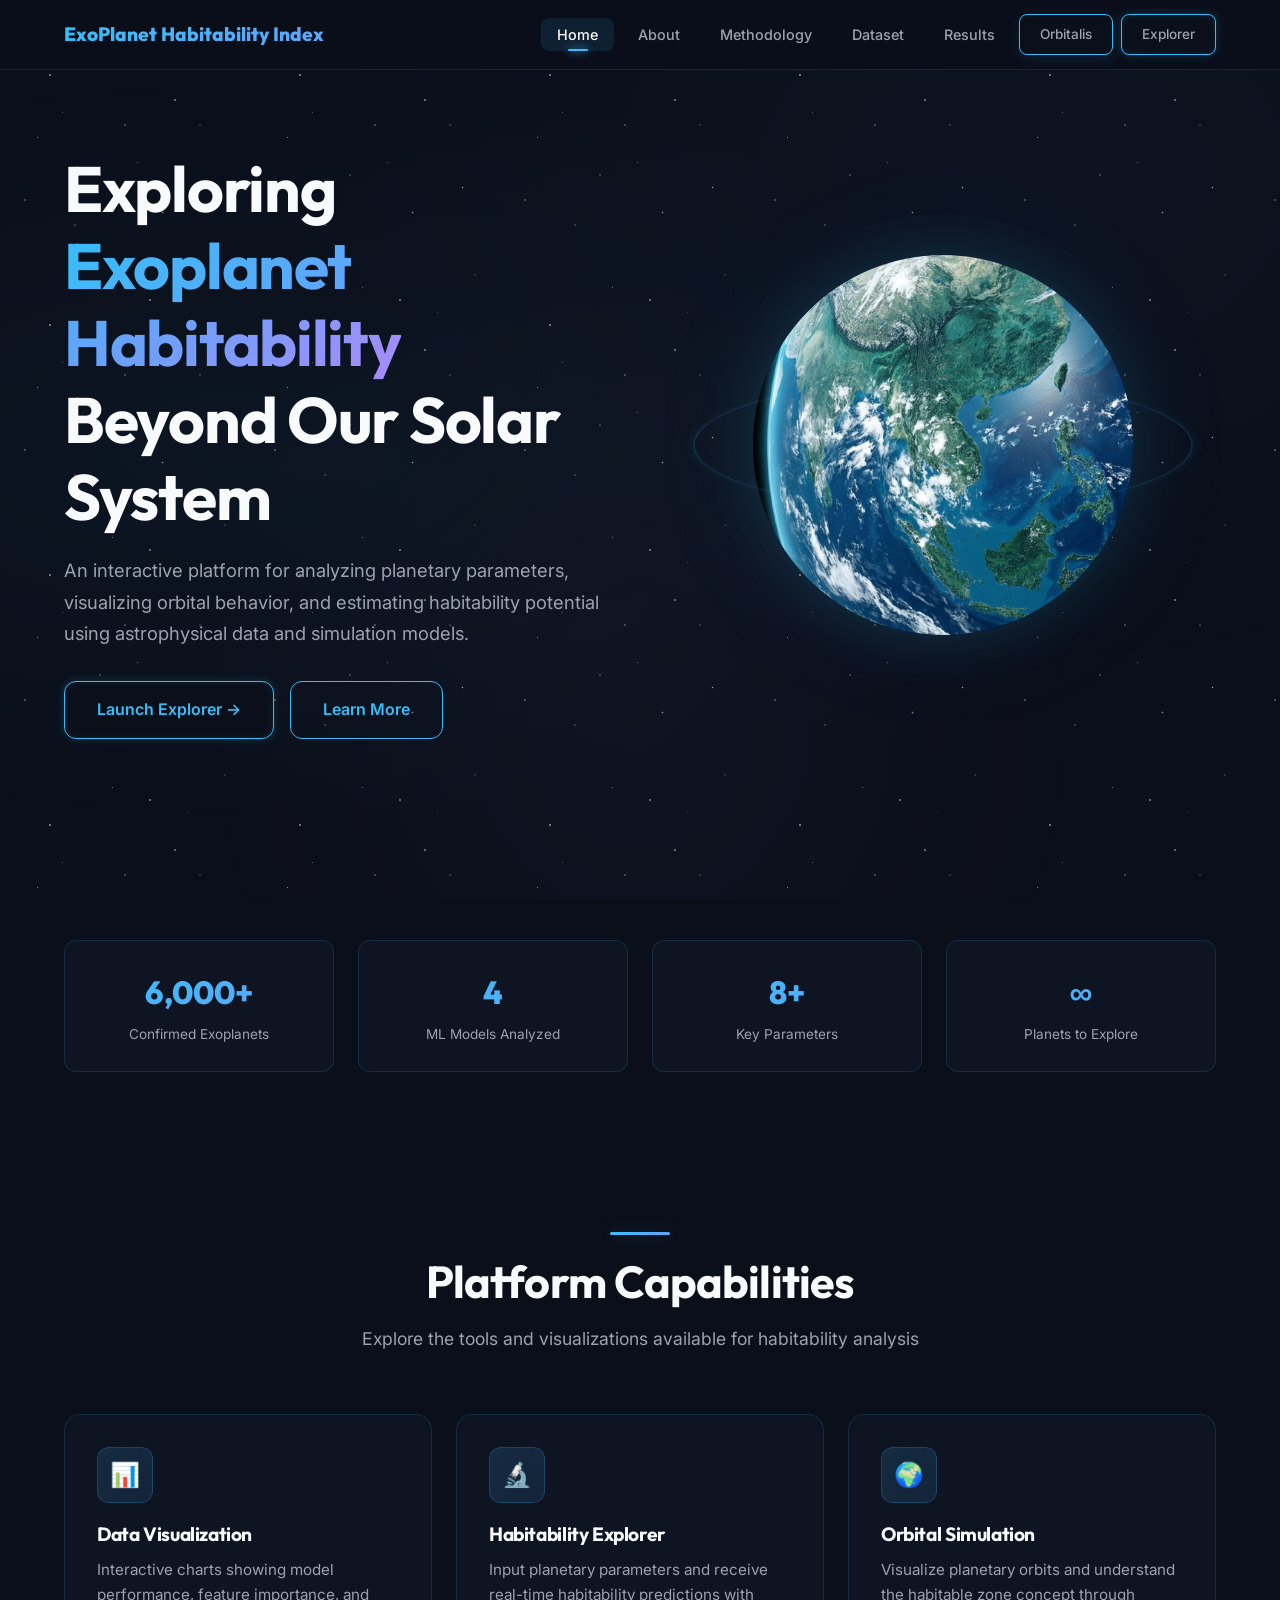
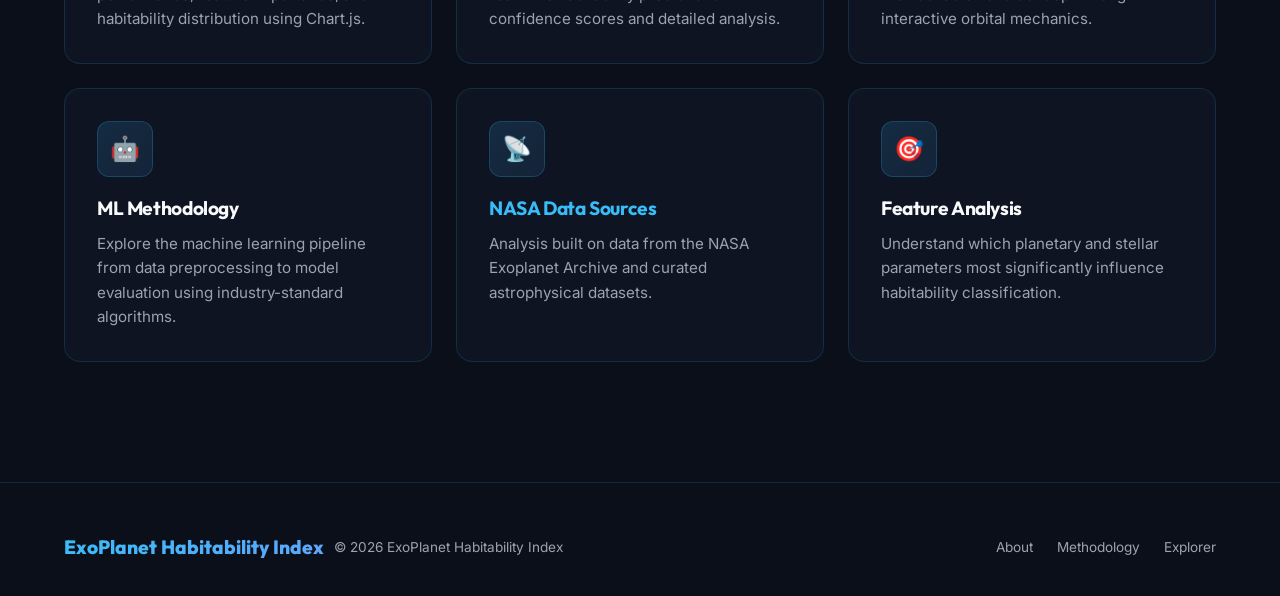
<file: index.html>
<!DOCTYPE html>
<html lang="en">
<head>
  <meta charset="UTF-8">
  <meta name="viewport" content="width=device-width, initial-scale=1.0">
  <meta name="description" content="ExoPlanet Habitability Index. An interactive web platform for exploring exoplanet habitability using planetary and stellar parameters.">
  <title>ExoPlanet Habitability Index</title>
  <link rel="stylesheet" href="css/style.css">
</head>
<body>

  <!-- Navigation -->
  <nav class="navbar" id="navbar">
    <div class="nav-container">
      <a href="index.html" class="nav-logo">
    <!-- No logo-icon here -->
        <span>ExoPlanet Habitability Index</span>
      </a>
      <ul class="nav-links" id="navLinks">
        <li><a href="index.html" class="active">Home</a></li>
        <li><a href="about.html">About</a></li>
        <li><a href="methodology.html">Methodology</a></li>
        <li><a href="dataset.html">Dataset</a></li>
        <li><a href="results.html">Results</a></li>
        <li><a href="orbitalis.html" class="btn btn-orbitalis" style="padding:8px 20px; font-size:0.85rem;">Orbitalis</a></li>
        <li><a href="explorer.html" class="btn btn-primary" style="padding:8px 20px; font-size:0.85rem;">Explorer</a></li>
      </ul>
      <button class="nav-toggle" id="navToggle" aria-label="Toggle navigation">
        <span></span><span></span><span></span>
      </button>
    </div>
  </nav>

  <!-- Hero Section -->
  <section class="hero">
    <div class="container">
      <div class="hero-content">
        <div class="hero-text">
          <!-- Removed research visualization badge -->
          <h1>Exploring <span class="gradient-text">Exoplanet Habitability</span> Beyond Our Solar System</h1>
          <p>An interactive platform for analyzing planetary parameters, visualizing orbital behavior, and estimating habitability potential using astrophysical data and simulation models.</p>
          <div class="hero-buttons">
            <a href="explorer.html" class="btn btn-primary">Launch Explorer →</a>
            <a href="about.html" class="btn btn-secondary">Learn More</a>
          </div>
        </div>
        <div class="hero-planet">
          <div class="planet-wrapper">
            <div class="planet-glow"></div>
            <div class="planet">
              <img src="images/planet.png" alt="Exoplanet visualization">
            </div>
            <div class="planet-ring"></div>
          </div>
        </div>
      </div>
    </div>
  </section>

  <!-- Stats Bar -->
  <section style="padding: 0 0 80px;">
    <div class="container">
      <div class="stats-bar reveal">
        <div class="stat-item">
          <div class="stat-number">6,000+</div>
          <div class="stat-label">Confirmed Exoplanets</div>
        </div>
        <div class="stat-item">
          <div class="stat-number">4</div>
          <div class="stat-label">ML Models Analyzed</div>
        </div>
        <div class="stat-item">
          <div class="stat-number">8+</div>
          <div class="stat-label">Key Parameters</div>
        </div>
        <div class="stat-item">
          <div class="stat-number">∞</div>
          <div class="stat-label">Planets to Explore</div>
        </div>
      </div>
    </div>
  </section>

  <!-- Features Grid -->
  <section>
    <div class="container">
      <div class="section-header reveal">
        <div class="accent-line"></div>
        <h2>Platform Capabilities</h2>
        <p>Explore the tools and visualizations available for habitability analysis</p>
      </div>
      <div class="features-grid">
        <div class="card reveal">
          <div class="card-icon">📊</div>
          <h3>Data Visualization</h3>
          <p>Interactive charts showing model performance, feature importance, and habitability distribution using Chart.js.</p>
        </div>
        <div class="card reveal">
          <div class="card-icon">🔬</div>
          <h3>Habitability Explorer</h3>
          <p>Input planetary parameters and receive real-time habitability predictions with confidence scores and detailed analysis.</p>
        </div>
        <div class="card reveal">
          <div class="card-icon">🌍</div>
          <h3>Orbital Simulation</h3>
          <p>Visualize planetary orbits and understand the habitable zone concept through interactive orbital mechanics.</p>
        </div>
        <div class="card reveal">
          <div class="card-icon">🤖</div>
          <h3>ML Methodology</h3>
          <p>Explore the machine learning pipeline from data preprocessing to model evaluation using industry-standard algorithms.</p>
        </div>
        <div class="card reveal">
          <div class="card-icon">📡</div>
          <h3><a href="https://exoplanetarchive.ipac.caltech.edu/" target="_blank">NASA Data Sources</a></h3>
          <p>Analysis built on data from the NASA Exoplanet Archive and curated astrophysical datasets.</p>
        </div>
        <div class="card reveal">
          <div class="card-icon">🎯</div>
          <h3>Feature Analysis</h3>
          <p>Understand which planetary and stellar parameters most significantly influence habitability classification.</p>
        </div>
      </div>
    </div>
  </section>

  <!-- Footer -->
  <footer class="footer">
    <div class="container">
      <div class="footer-content">
        <div class="footer-left">
          <span class="footer-logo">ExoPlanet Habitability Index</span>
          <span class="footer-text">© 2026 ExoPlanet Habitability Index</span>
        </div>
        <div class="footer-links">
          <a href="about.html">About</a>
          <a href="methodology.html">Methodology</a>
          <a href="explorer.html">Explorer</a>
        </div>
      </div>
    </div>
  </footer>

  <script src="js/script.js"></script>
</body>
</html>
</file>
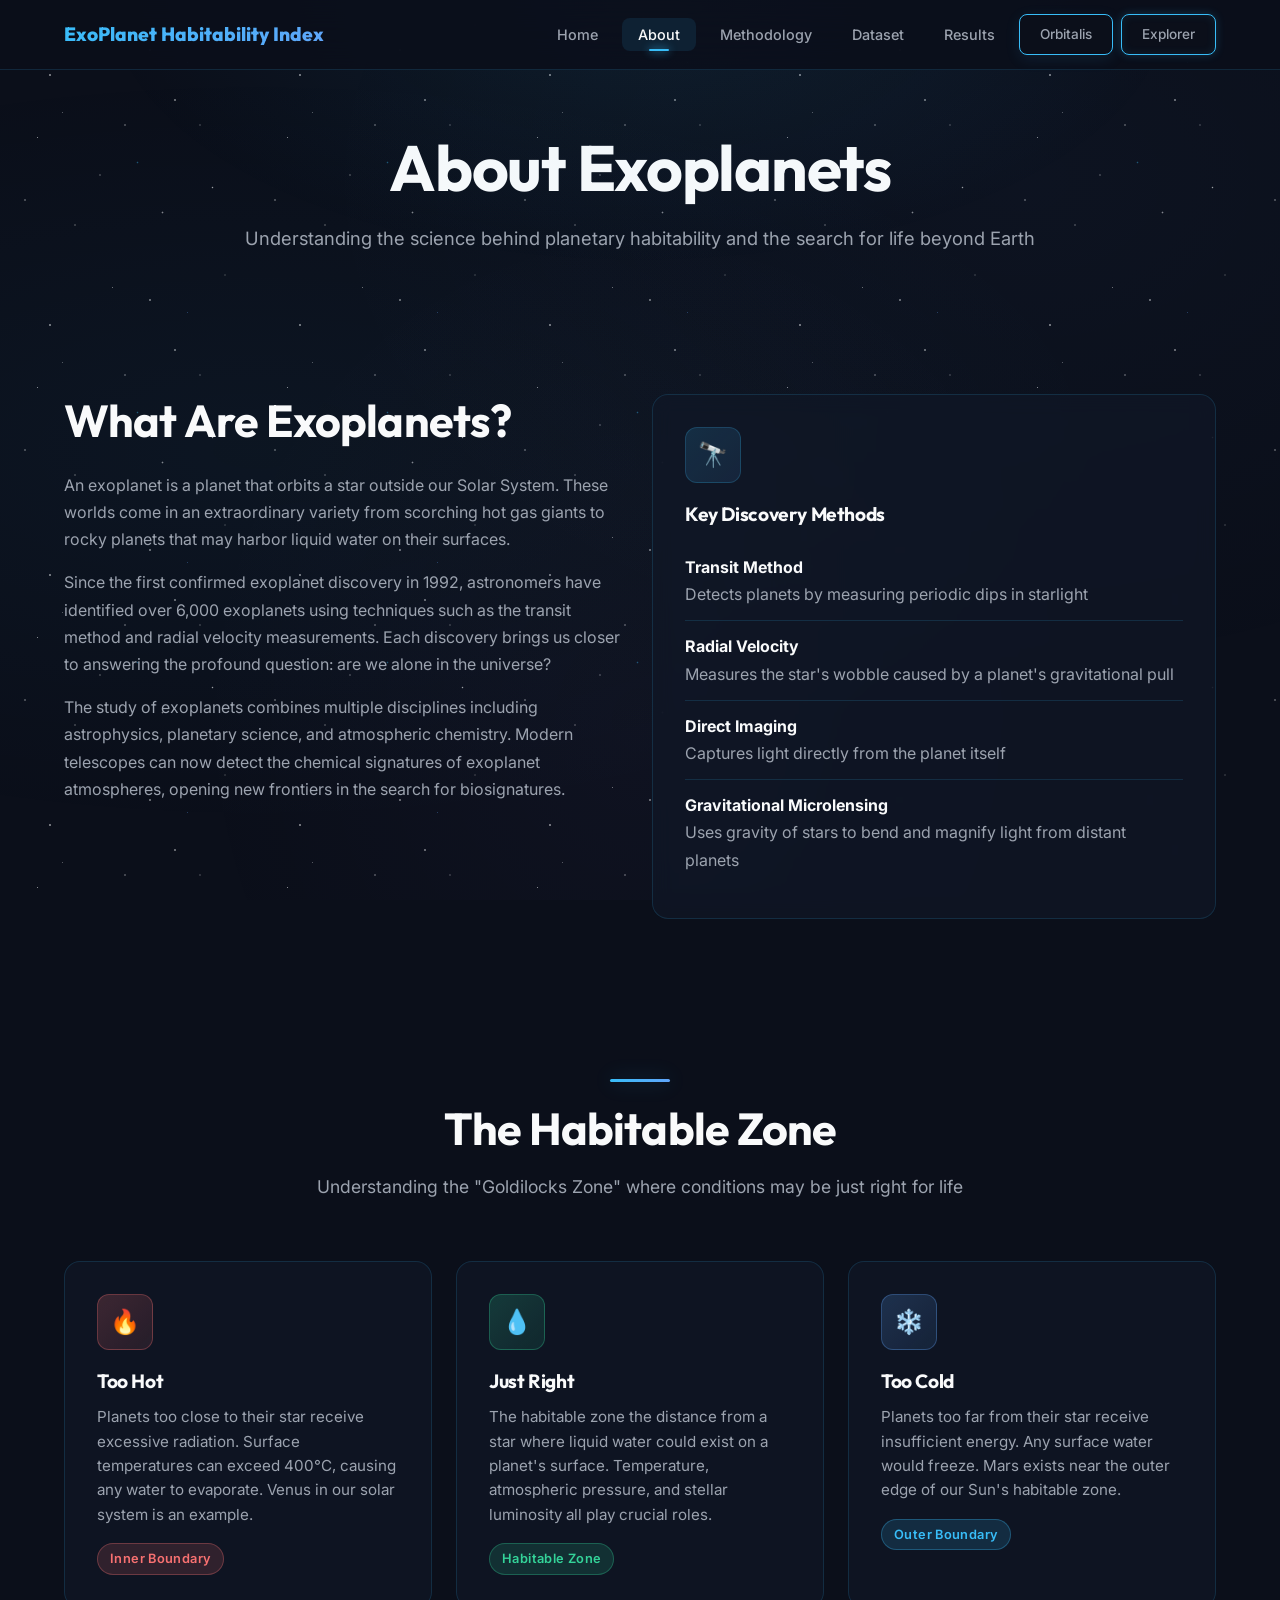
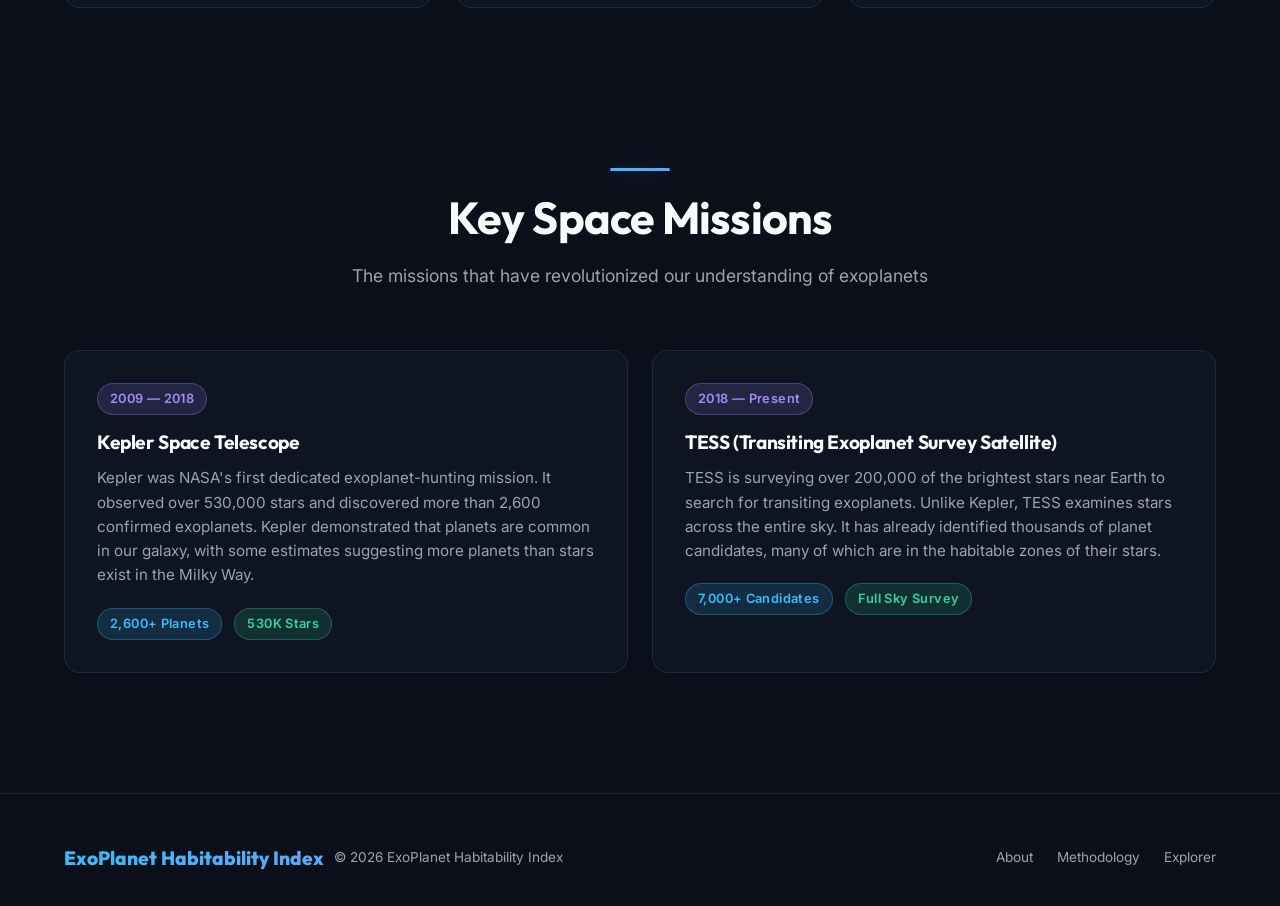
<file: about.html>
<!DOCTYPE html>
<html lang="en">

<head>
    <meta charset="UTF-8">
    <meta name="viewport" content="width=device-width, initial-scale=1.0">
    <meta name="description"
        content="Learn about exoplanets, the habitable zone concept, and major space missions like Kepler and TESS.">
    <title>About — ExoPlanet Habitability Index</title>
    <link rel="stylesheet" href="css/style.css">
</head>

<body>

    <!-- Navigation -->
    <nav class="navbar" id="navbar">
        <div class="nav-container">
            <a href="index.html" class="nav-logo">
                <!-- No logo-icon here -->
                <span>ExoPlanet Habitability Index</span>
            </a>
            <ul class="nav-links" id="navLinks">
                <li><a href="index.html">Home</a></li>
                <li><a href="about.html" class="active">About</a></li>
                <li><a href="methodology.html">Methodology</a></li>
                <li><a href="dataset.html">Dataset</a></li>
                <li><a href="results.html">Results</a></li>
                <li><a href="orbitalis.html" class="btn btn-orbitalis"
                        style="padding:8px 20px; font-size:0.85rem;">Orbitalis</a></li>
                <li><a href="explorer.html" class="btn btn-primary"
                        style="padding:8px 20px; font-size:0.85rem;">Explorer</a></li>
            </ul>
            <button class="nav-toggle" id="navToggle" aria-label="Toggle navigation">
                <span></span><span></span><span></span>
            </button>
        </div>
    </nav>

    <!-- Page Header -->
    <div class="page-header">
        <div class="container">
            <!-- Removed scientific background badge -->
            <h1>About Exoplanets</h1>
            <p>Understanding the science behind planetary habitability and the search for life beyond Earth</p>
        </div>
    </div>

    <!-- What Are Exoplanets -->
    <section>
        <div class="container">
            <div class="grid-2" style="align-items:start;">
                <div class="content-block reveal">
                    <h2>What Are Exoplanets?</h2>
                    <p>An exoplanet is a planet that orbits a star outside our Solar System. These worlds come in an
                        extraordinary variety from scorching hot gas giants to rocky planets that may harbor liquid
                        water on their surfaces.</p>
                    <p>Since the first confirmed exoplanet discovery in 1992, astronomers have identified over 6,000
                        exoplanets using techniques such as the transit method and radial velocity measurements. Each
                        discovery brings us closer to answering the profound question: are we alone in the universe?</p>
                    <p>The study of exoplanets combines multiple disciplines including astrophysics, planetary science,
                        and atmospheric chemistry. Modern telescopes can now detect the chemical signatures of exoplanet
                        atmospheres, opening new frontiers in the search for biosignatures.</p>
                </div>
                <div class="card reveal" style="align-self:start;">
                    <div class="card-icon">🔭</div>
                    <h3>Key Discovery Methods</h3>
                    <ul style="list-style:none; padding:0; margin-top:16px;">
                        <li
                            style="padding:12px 0; border-bottom:1px solid var(--card-border); color:var(--text-muted);">
                            <strong style="color:var(--text-white);">Transit Method</strong><br>
                            Detects planets by measuring periodic dips in starlight
                        </li>
                        <li
                            style="padding:12px 0; border-bottom:1px solid var(--card-border); color:var(--text-muted);">
                            <strong style="color:var(--text-white);">Radial Velocity</strong><br>
                            Measures the star's wobble caused by a planet's gravitational pull
                        </li>
                        <li
                            style="padding:12px 0; border-bottom:1px solid var(--card-border); color:var(--text-muted);">
                            <strong style="color:var(--text-white);">Direct Imaging</strong><br>
                            Captures light directly from the planet itself
                        </li>
                        <li style="padding:12px 0; color:var(--text-muted);">
                            <strong style="color:var(--text-white);">Gravitational Microlensing</strong><br>
                            Uses gravity of stars to bend and magnify light from distant planets
                        </li>
                    </ul>
                </div>
            </div>
        </div>
    </section>

    <!-- Habitable Zone -->
    <section>
        <div class="container">
            <div class="section-header reveal">
                <div class="accent-line"></div>
                <h2>The Habitable Zone</h2>
                <p>Understanding the "Goldilocks Zone" where conditions may be just right for life</p>
            </div>
            <div class="grid-3">
                <div class="card reveal">
                    <div class="card-icon"
                        style="background:linear-gradient(135deg, rgba(248,113,113,0.2), rgba(248,113,113,0.1)); border-color:rgba(248,113,113,0.3);">
                        🔥</div>
                    <h3>Too Hot</h3>
                    <p>Planets too close to their star receive excessive radiation. Surface temperatures can exceed
                        400°C, causing any water to evaporate. Venus in our solar system is an example.</p>
                    <div class="badge badge-red" style="margin-top:16px;">Inner Boundary</div>
                </div>
                <div class="card reveal">
                    <div class="card-icon"
                        style="background:linear-gradient(135deg, rgba(52,211,153,0.2), rgba(52,211,153,0.1)); border-color:rgba(52,211,153,0.3);">
                        💧</div>
                    <h3>Just Right</h3>
                    <p>The habitable zone the distance from a star where liquid water could exist on a planet's
                        surface. Temperature, atmospheric pressure, and stellar luminosity all play crucial roles.</p>
                    <div class="badge badge-green" style="margin-top:16px;">Habitable Zone</div>
                </div>
                <div class="card reveal">
                    <div class="card-icon"
                        style="background:linear-gradient(135deg, rgba(96,165,250,0.2), rgba(96,165,250,0.1)); border-color:rgba(96,165,250,0.3);">
                        ❄️</div>
                    <h3>Too Cold</h3>
                    <p>Planets too far from their star receive insufficient energy. Any surface water would freeze. Mars
                        exists near the outer edge of our Sun's habitable zone.</p>
                    <div class="badge badge-cyan" style="margin-top:16px;">Outer Boundary</div>
                </div>
            </div>
        </div>
    </section>

    <!-- Space Missions -->
    <section>
        <div class="container">
            <div class="section-header reveal">
                <div class="accent-line"></div>
                <h2>Key Space Missions</h2>
                <p>The missions that have revolutionized our understanding of exoplanets</p>
            </div>
            <div class="grid-2">
                <div class="card reveal">
                    <div class="badge badge-purple" style="margin-bottom:16px;">2009 — 2018</div>
                    <h3>Kepler Space Telescope</h3>
                    <p>Kepler was NASA's first dedicated exoplanet-hunting mission. It observed over 530,000 stars and
                        discovered more than 2,600 confirmed exoplanets. Kepler demonstrated that planets are common in
                        our galaxy, with some estimates suggesting more planets than stars exist in the Milky Way.</p>
                    <div style="margin-top:20px; display:flex; gap:12px; flex-wrap:wrap;">
                        <div class="badge badge-cyan">2,600+ Planets</div>
                        <div class="badge badge-green">530K Stars</div>
                    </div>
                </div>
                <div class="card reveal">
                    <div class="badge badge-purple" style="margin-bottom:16px;">2018 — Present</div>
                    <h3>TESS (Transiting Exoplanet Survey Satellite)</h3>
                    <p>TESS is surveying over 200,000 of the brightest stars near Earth to search for transiting
                        exoplanets. Unlike Kepler, TESS examines stars across the entire sky. It has already identified
                        thousands of planet candidates, many of which are in the habitable zones of their stars.</p>
                    <div style="margin-top:20px; display:flex; gap:12px; flex-wrap:wrap;">
                        <div class="badge badge-cyan">7,000+ Candidates</div>
                        <div class="badge badge-green">Full Sky Survey</div>
                    </div>
                </div>
            </div>
        </div>
    </section>

    <!-- Footer -->
    <footer class="footer">
        <div class="container">
            <div class="footer-content">
                <div class="footer-left">
                    <span class="footer-logo">ExoPlanet Habitability Index</span>
                    <span class="footer-text">© 2026 ExoPlanet Habitability Index</span>
                </div>
                <div class="footer-links">
                    <a href="about.html">About</a>
                    <a href="methodology.html">Methodology</a>
                    <a href="explorer.html">Explorer</a>
                </div>
            </div>
        </div>
    </footer>

    <script src="js/script.js"></script>
</body>

</html>
</file>
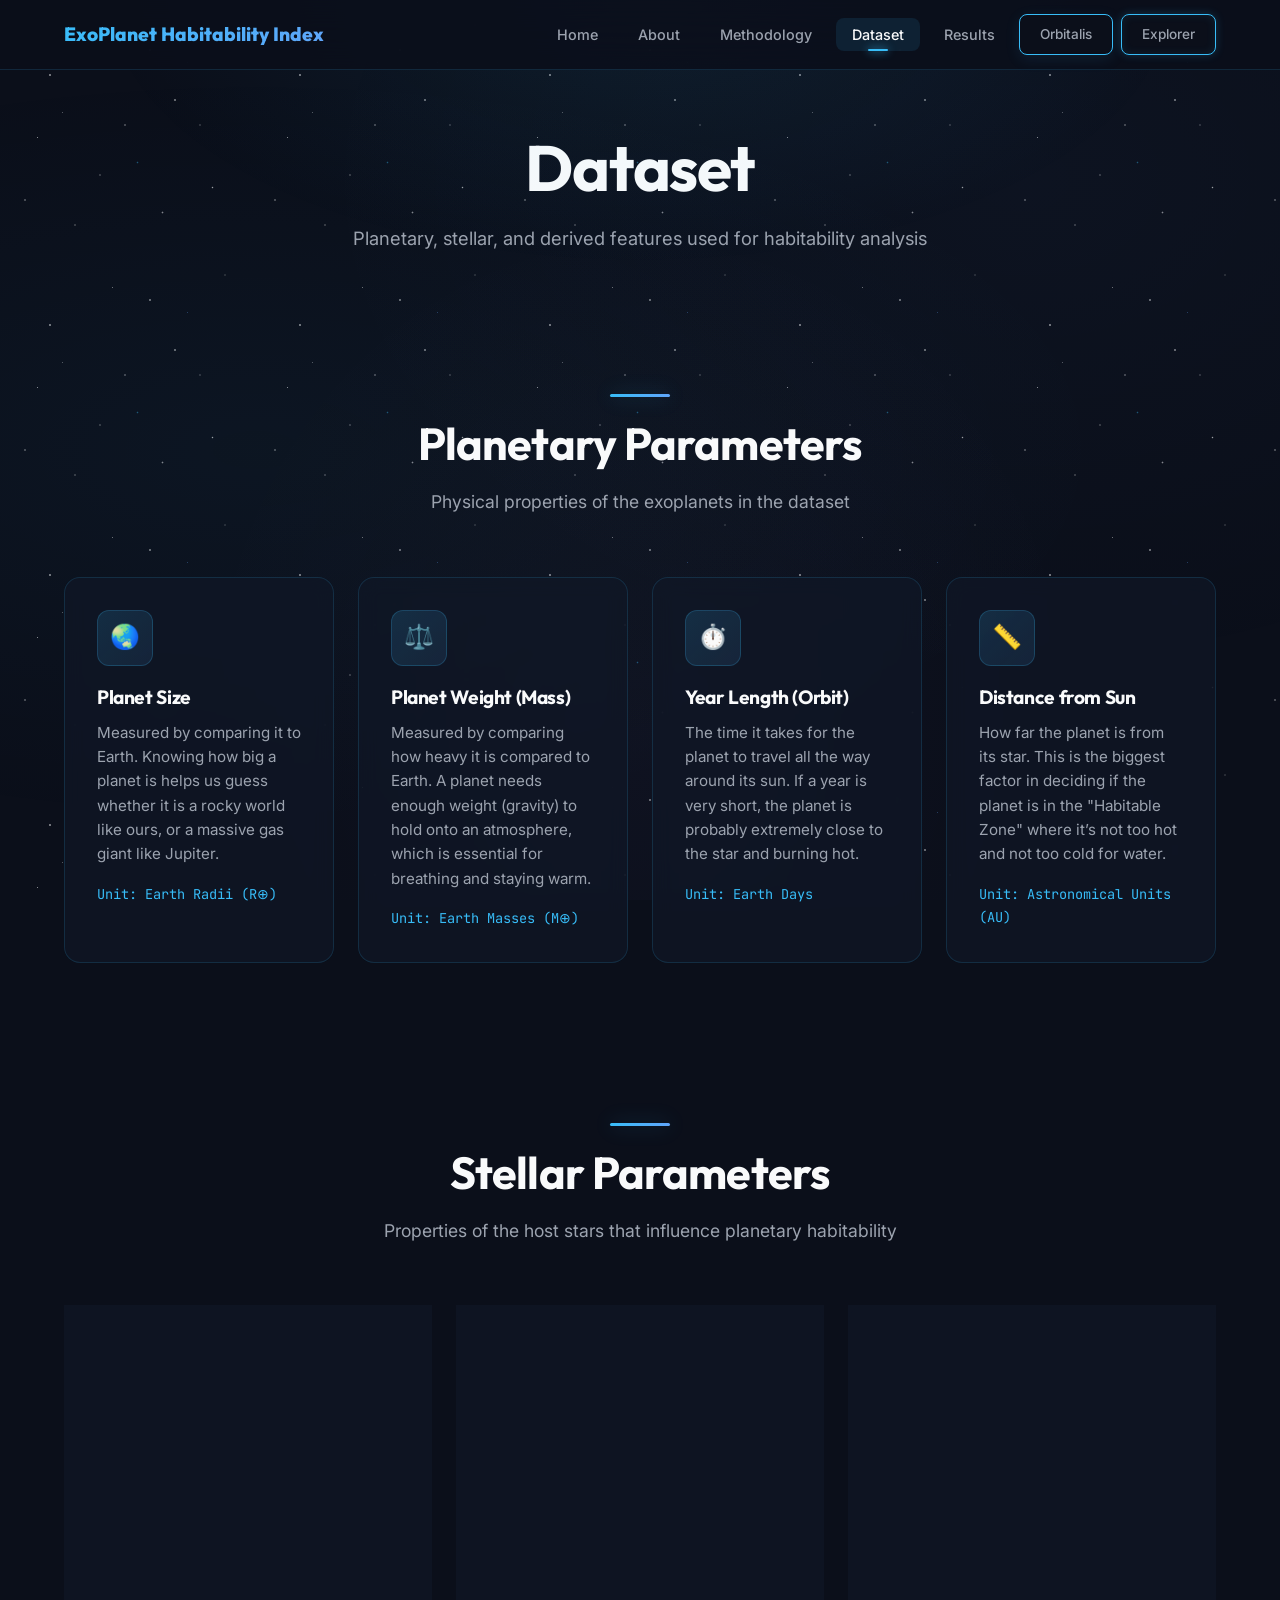
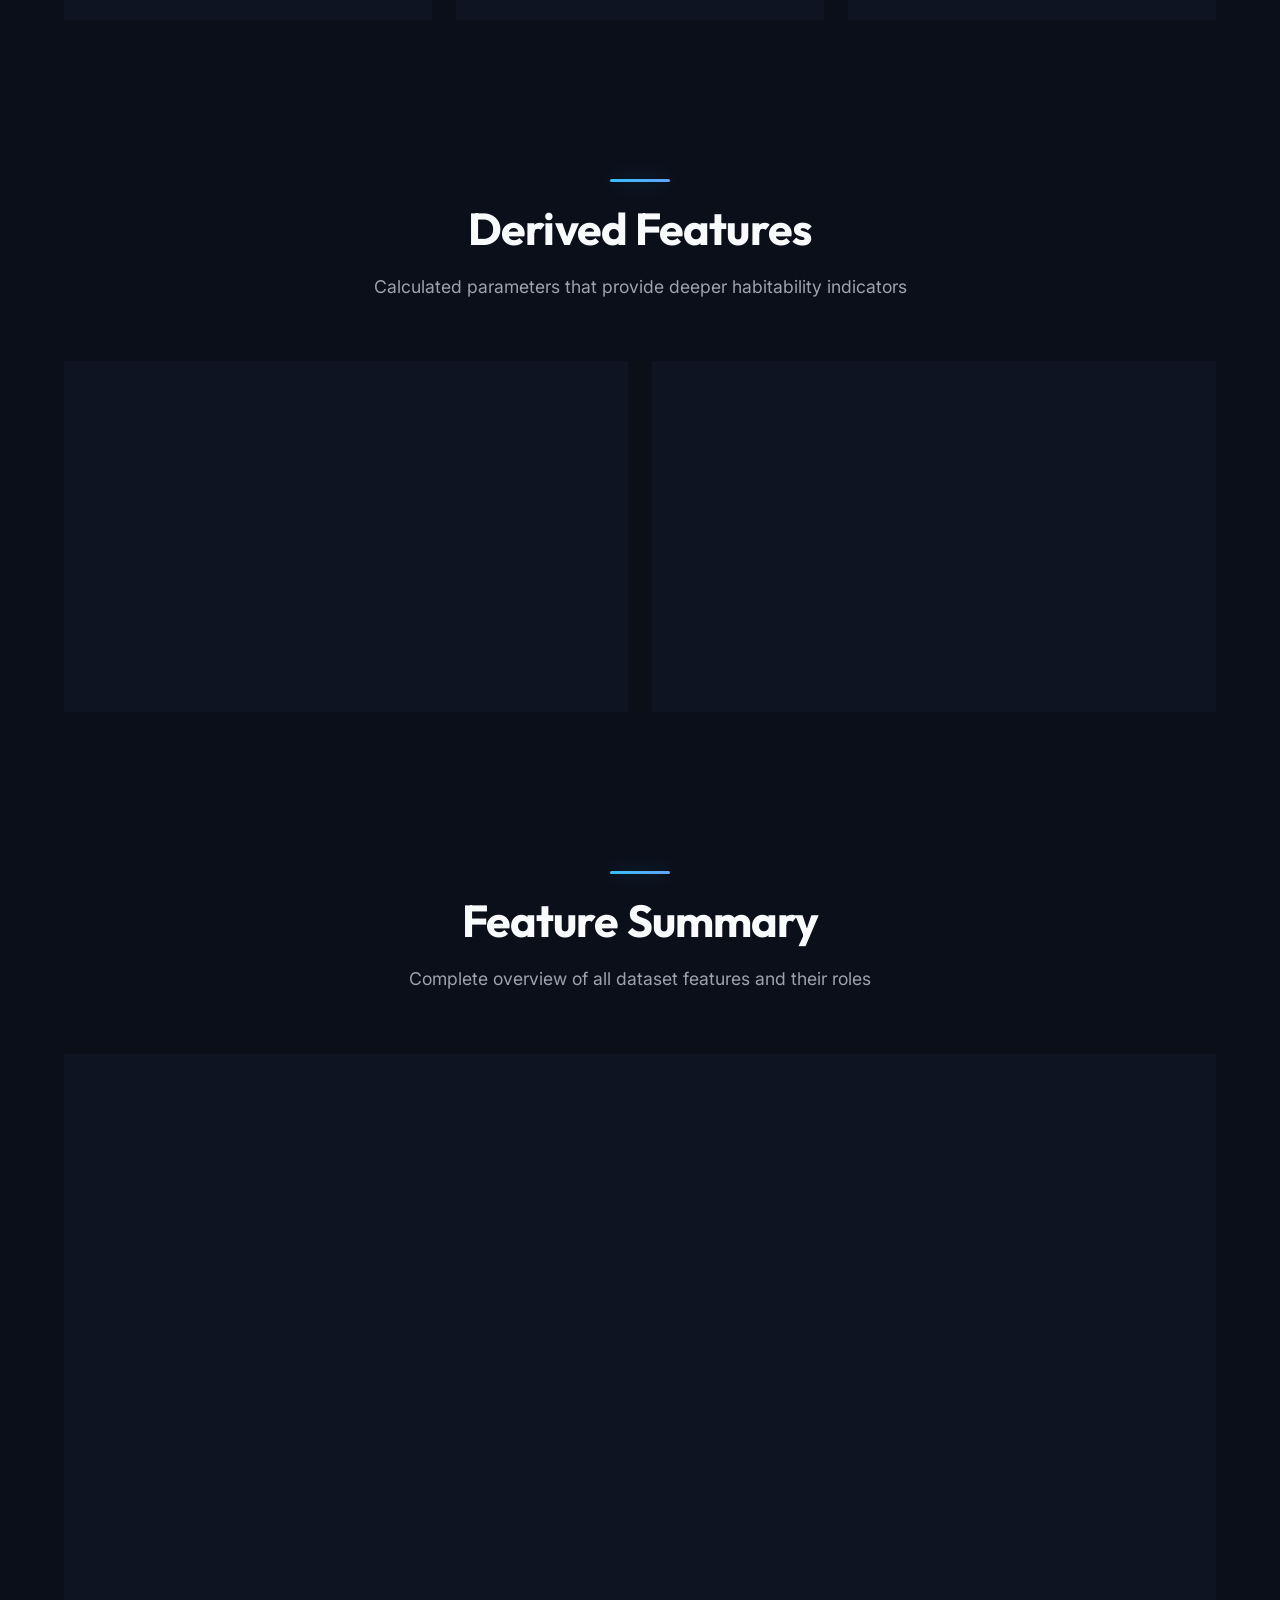
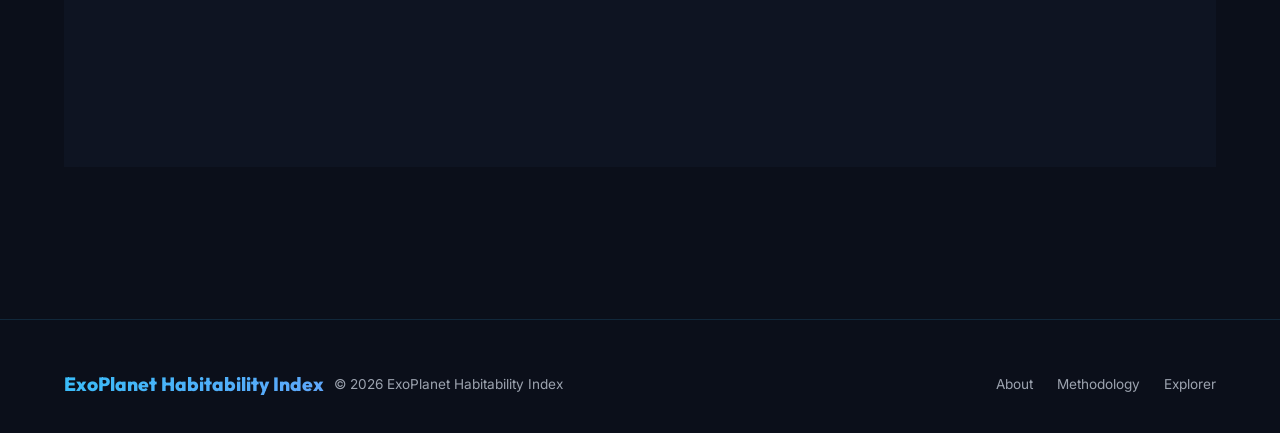
<file: dataset.html>
<!DOCTYPE html>
<html lang="en">

<head>
    <meta charset="UTF-8">
    <meta name="viewport" content="width=device-width, initial-scale=1.0">
    <meta name="description"
        content="Dataset features used in exoplanet habitability analysis — planetary, stellar, and derived parameters.">
    <title>Dataset — ExoPlanet Habitability Index</title>
    <link rel="stylesheet" href="css/style.css">
</head>

<body>

    <!-- Navigation -->
    <nav class="navbar" id="navbar">
        <div class="nav-container">
            <a href="index.html" class="nav-logo">
                <!-- No logo-icon here -->
                <span>ExoPlanet Habitability Index</span>
            </a>
            <ul class="nav-links" id="navLinks">
                <li><a href="index.html">Home</a></li>
                <li><a href="about.html">About</a></li>
                <li><a href="methodology.html">Methodology</a></li>
                <li><a href="dataset.html" class="active">Dataset</a></li>
                <li><a href="results.html">Results</a></li>
                <li><a href="orbitalis.html" class="btn btn-orbitalis" style="padding:8px 20px; font-size:0.85rem;">Orbitalis</a></li>
                <li><a href="explorer.html" class="btn btn-primary"
                        style="padding:8px 20px; font-size:0.85rem;">Explorer</a></li>
            </ul>
            <button class="nav-toggle" id="navToggle" aria-label="Toggle navigation">
                <span></span><span></span><span></span>
            </button>
        </div>
    </nav>

    <!-- Page Header -->
    <div class="page-header">
        <div class="container">
            <!-- Removed data description badge -->
            <h1>Dataset</h1>
            <p>Planetary, stellar, and derived features used for habitability analysis</p>
        </div>
    </div>

    <!-- Planetary Parameters -->
    <section>
        <div class="container">
            <div class="section-header reveal">
                <div class="accent-line"></div>
                <h2>Planetary Parameters</h2>
                <p>Physical properties of the exoplanets in the dataset</p>
            </div>
            <div class="grid-4">
                <div class="card reveal">
                    <div class="card-icon">🌏</div>
                    <h3>Planet Size</h3>
                    <p>Measured by comparing it to Earth. Knowing how big a planet is helps us guess whether it is a rocky world like ours, or a massive gas giant like Jupiter.</p>
                    <div
                        style="margin-top:16px; font-family:var(--font-mono); font-size:0.85rem; color:var(--accent-cyan);">
                        Unit: Earth Radii (R⊕)</div>
                </div>
                <div class="card reveal">
                    <div class="card-icon">⚖️</div>
                    <h3>Planet Weight (Mass)</h3>
                    <p>Measured by comparing how heavy it is compared to Earth. A planet needs enough weight (gravity) to hold onto an atmosphere, which is essential for breathing and staying warm.</p>
                    <div
                        style="margin-top:16px; font-family:var(--font-mono); font-size:0.85rem; color:var(--accent-cyan);">
                        Unit: Earth Masses (M⊕)</div>
                </div>
                <div class="card reveal">
                    <div class="card-icon">⏱️</div>
                    <h3>Year Length (Orbit)</h3>
                    <p>The time it takes for the planet to travel all the way around its sun. If a year is very short, the planet is probably extremely close to the star and burning hot.</p>
                    <div
                        style="margin-top:16px; font-family:var(--font-mono); font-size:0.85rem; color:var(--accent-cyan);">
                        Unit: Earth Days</div>
                </div>
                <div class="card reveal">
                    <div class="card-icon">📏</div>
                    <h3>Distance from Sun</h3>
                    <p>How far the planet is from its star. This is the biggest factor in deciding if the planet is in the "Habitable Zone" where it’s not too hot and not too cold for water.</p>
                    <div
                        style="margin-top:16px; font-family:var(--font-mono); font-size:0.85rem; color:var(--accent-cyan);">
                        Unit: Astronomical Units (AU)</div>
                </div>
            </div>
        </div>
    </section>

    <!-- Stellar Parameters -->
    <section>
        <div class="container">
            <div class="section-header reveal">
                <div class="accent-line"></div>
                <h2>Stellar Parameters</h2>
                <p>Properties of the host stars that influence planetary habitability</p>
            </div>
            <div class="grid-3">
                <div class="card reveal">
                    <div class="card-icon"
                        style="background:linear-gradient(135deg, rgba(251,191,36,0.2), rgba(248,113,113,0.1)); border-color:rgba(251,191,36,0.3);">
                        🌟</div>
                    <h3>Stellar Temperature</h3>
                    <p>Effective surface temperature of the host star measured in Kelvin. Determines the spectral type
                        and the habitable zone boundaries for orbiting planets.</p>
                    <div
                        style="margin-top:16px; font-family:var(--font-mono); font-size:0.85rem; color:var(--warning-amber);">
                        Unit: Kelvin (K)</div>
                </div>
                <div class="card reveal">
                    <div class="card-icon"
                        style="background:linear-gradient(135deg, rgba(251,191,36,0.2), rgba(248,113,113,0.1)); border-color:rgba(251,191,36,0.3);">
                        💡</div>
                    <h3>Stellar Luminosity</h3>
                    <p>Total energy output of the star relative to the Sun (L☉). Higher luminosity pushes the habitable
                        zone further from the star.</p>
                    <div
                        style="margin-top:16px; font-family:var(--font-mono); font-size:0.85rem; color:var(--warning-amber);">
                        Unit: L☉</div>
                </div>
                <div class="card reveal">
                    <div class="card-icon"
                        style="background:linear-gradient(135deg, rgba(251,191,36,0.2), rgba(248,113,113,0.1)); border-color:rgba(251,191,36,0.3);">
                        ☀️</div>
                    <h3>Stellar Radius</h3>
                    <p>Physical size of the host star measured in solar radii (R☉). Affects the transit depth and the
                        extent of the star's gravitational influence on orbiting planets.</p>
                    <div
                        style="margin-top:16px; font-family:var(--font-mono); font-size:0.85rem; color:var(--warning-amber);">
                        Unit: R☉</div>
                </div>
            </div>
        </div>
    </section>

    <!-- Derived Features -->
    <section>
        <div class="container">
            <div class="section-header reveal">
                <div class="accent-line"></div>
                <h2>Derived Features</h2>
                <p>Calculated parameters that provide deeper habitability indicators</p>
            </div>
            <div class="grid-2">
                <div class="card reveal">
                    <div class="card-icon"
                        style="background:linear-gradient(135deg, rgba(167,139,250,0.2), rgba(167,139,250,0.1)); border-color:rgba(167,139,250,0.3);">
                        ☢️</div>
                    <h3>Insolation Flux</h3>
                    <p>The amount of stellar radiation received by the planet, measured relative to Earth (S⊕). This is
                        one of the most critical indicators for habitability as it directly determines the energy
                        available for maintaining liquid water on the surface.</p>
                    <p style="margin-top:12px;"><strong style="color:var(--text-white);">Earth-like range:</strong> 0.36
                        — 1.11 S⊕</p>
                    <div
                        style="margin-top:16px; font-family:var(--font-mono); font-size:0.85rem; color:var(--purple-accent);">
                        Unit: S⊕ (Earth flux)</div>
                </div>
                <div class="card reveal">
                    <div class="card-icon"
                        style="background:linear-gradient(135deg, rgba(167,139,250,0.2), rgba(167,139,250,0.1)); border-color:rgba(167,139,250,0.3);">
                        🌡️</div>
                    <h3>Equilibrium Temperature</h3>
                    <p>The theoretical surface temperature of the planet assuming no atmosphere, calculated from stellar
                        luminosity and orbital distance. Provides a baseline for estimating actual surface conditions.
                    </p>
                    <p style="margin-top:12px;"><strong style="color:var(--text-white);">Habitable range:</strong> 180 —
                        310 K</p>
                    <div
                        style="margin-top:16px; font-family:var(--font-mono); font-size:0.85rem; color:var(--purple-accent);">
                        Unit: Kelvin (K)</div>
                </div>
            </div>
        </div>
    </section>

    <!-- Dataset Summary Table -->
    <section>
        <div class="container">
            <div class="section-header reveal">
                <div class="accent-line"></div>
                <h2>Feature Summary</h2>
                <p>Complete overview of all dataset features and their roles</p>
            </div>
            <div class="chart-container reveal">
                <table class="data-table">
                    <thead>
                        <tr>
                            <th>Feature</th>
                            <th>Category</th>
                            <th>Unit</th>
                            <th>Role in Habitability</th>
                        </tr>
                    </thead>
                    <tbody>
                        <tr>
                            <td>Planet Radius</td>
                            <td><span class="badge badge-cyan">Planetary</span></td>
                            <td>R⊕</td>
                            <td>Atmosphere retention, surface gravity</td>
                        </tr>
                        <tr>
                            <td>Planet Mass</td>
                            <td><span class="badge badge-cyan">Planetary</span></td>
                            <td>M⊕</td>
                            <td>Gravitational pull, atmospheric density</td>
                        </tr>
                        <tr>
                            <td>Orbital Period</td>
                            <td><span class="badge badge-cyan">Planetary</span></td>
                            <td>Days</td>
                            <td>Radiation exposure duration</td>
                        </tr>
                        <tr>
                            <td>Semi-Major Axis</td>
                            <td><span class="badge badge-cyan">Planetary</span></td>
                            <td>AU</td>
                            <td>Habitable zone position</td>
                        </tr>
                        <tr>
                            <td>Stellar Temperature</td>
                            <td><span class="badge badge-amber">Stellar</span></td>
                            <td>K</td>
                            <td>HZ boundaries, radiation type</td>
                        </tr>
                        <tr>
                            <td>Stellar Luminosity</td>
                            <td><span class="badge badge-amber">Stellar</span></td>
                            <td>L☉</td>
                            <td>Energy output, HZ distance</td>
                        </tr>
                        <tr>
                            <td>Stellar Radius</td>
                            <td><span class="badge badge-amber">Stellar</span></td>
                            <td>R☉</td>
                            <td>Transit depth, tidal effects</td>
                        </tr>
                        <tr>
                            <td>Insolation Flux</td>
                            <td><span class="badge badge-purple">Derived</span></td>
                            <td>S⊕</td>
                            <td>Surface energy budget</td>
                        </tr>
                        <tr>
                            <td>Equilibrium Temp</td>
                            <td><span class="badge badge-purple">Derived</span></td>
                            <td>K</td>
                            <td>Baseline surface temperature</td>
                        </tr>
                    </tbody>
                </table>
            </div>
        </div>
    </section>

    <!-- Footer -->
    <footer class="footer">
        <div class="container">
            <div class="footer-content">
                <div class="footer-left">
                    <span class="footer-logo">ExoPlanet Habitability Index</span>
                    <span class="footer-text">© 2026 ExoPlanet Habitability Index</span>
                </div>
                <div class="footer-links">
                    <a href="about.html">About</a>
                    <a href="methodology.html">Methodology</a>
                    <a href="explorer.html">Explorer</a>
                </div>
            </div>
        </div>
    </footer>

    <script src="js/script.js"></script>
</body>

</html>
</file>
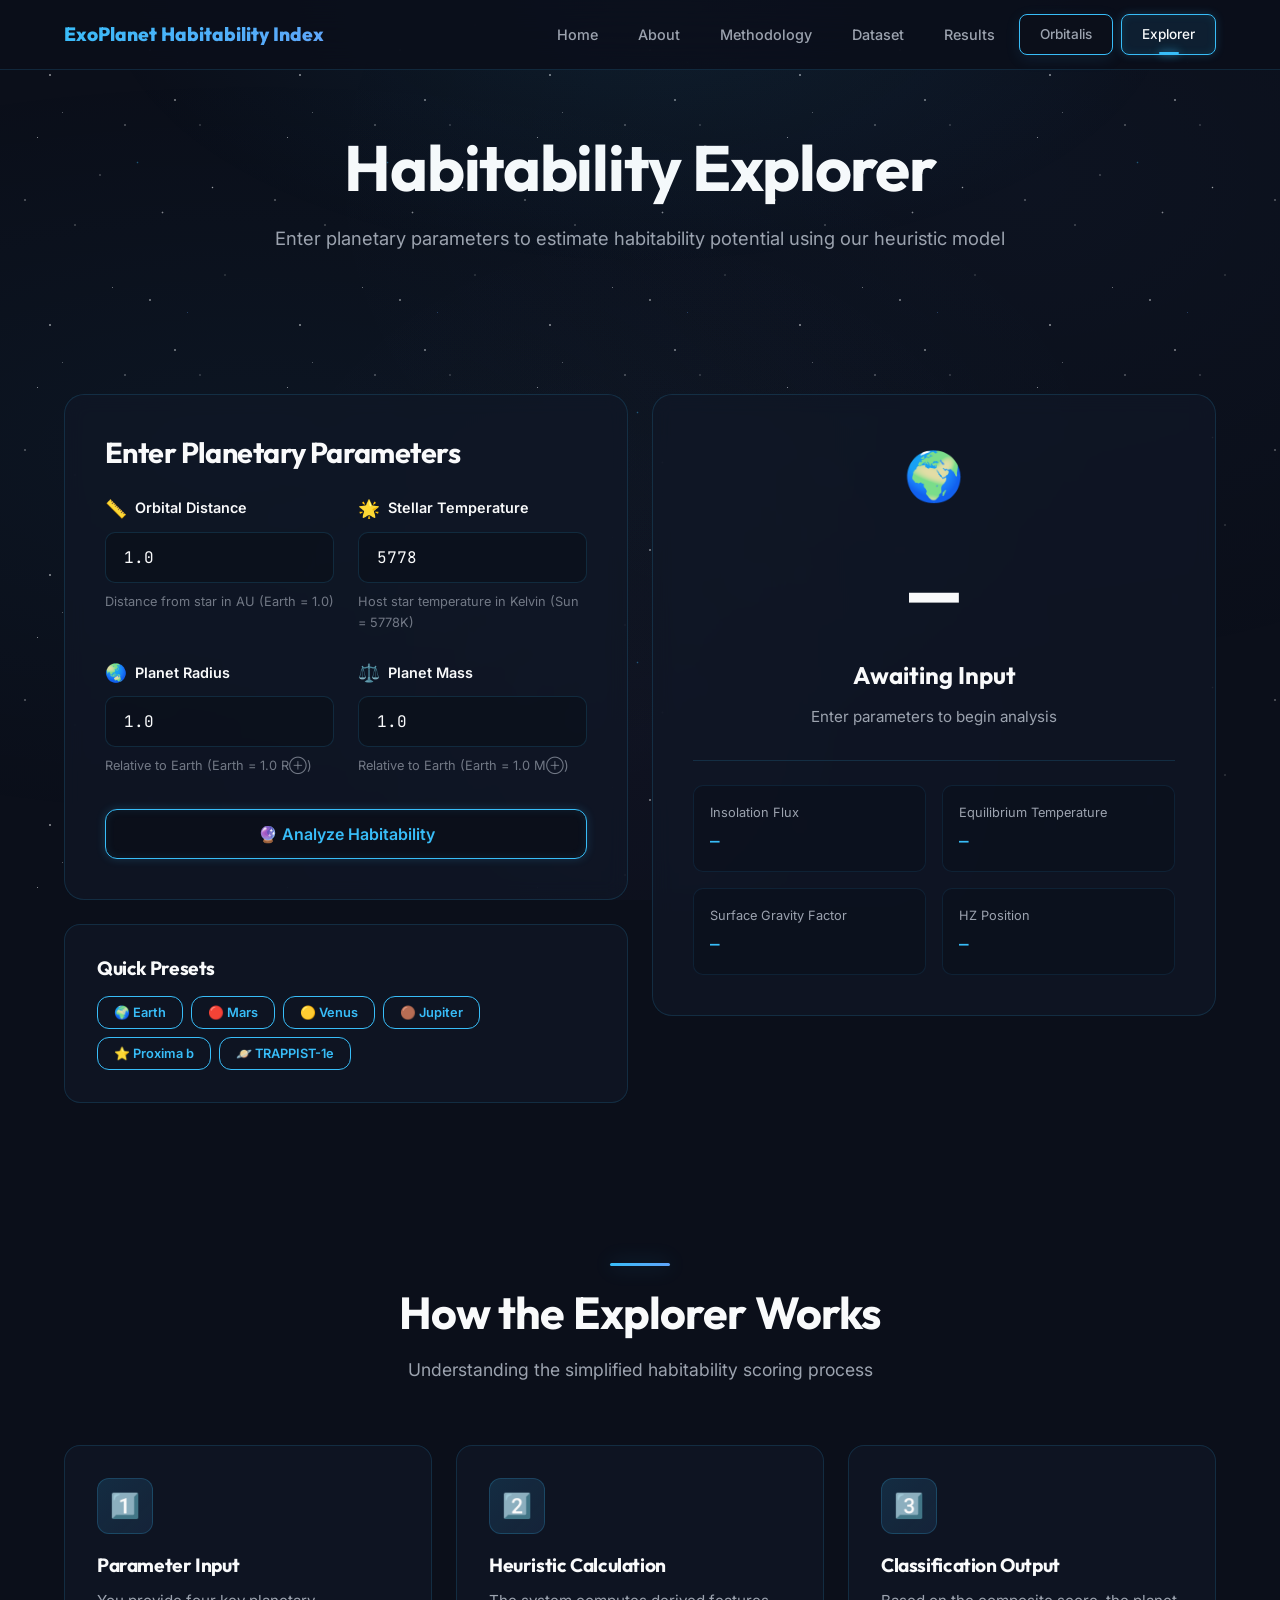
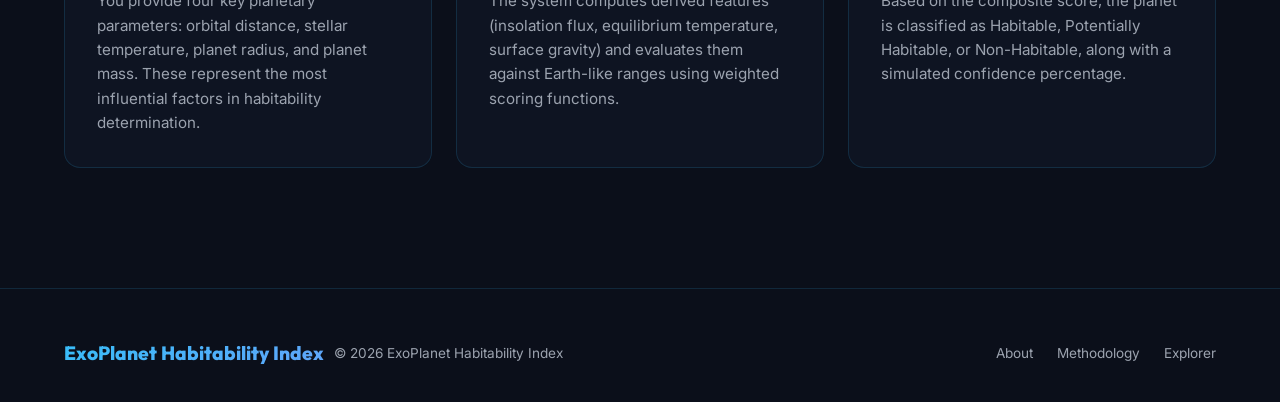
<file: explorer.html>
<!DOCTYPE html>
<html lang="en">

<head>
    <meta charset="UTF-8">
    <meta name="viewport" content="width=device-width, initial-scale=1.0">
    <meta name="description"
        content="Interactive Habitability Explorer — input planetary parameters and receive a habitability prediction.">
    <title>Explorer — ExoPlanet Habitability Index</title>
    <link rel="stylesheet" href="css/style.css">
</head>

<body>

    <!-- Navigation -->
    <nav class="navbar" id="navbar">
        <div class="nav-container">
            <a href="index.html" class="nav-logo">
                <!-- No logo-icon here -->
                <span>ExoPlanet Habitability Index</span>
            </a>
            <ul class="nav-links" id="navLinks">
                <li><a href="index.html">Home</a></li>
                <li><a href="about.html">About</a></li>
                <li><a href="methodology.html">Methodology</a></li>
                <li><a href="dataset.html">Dataset</a></li>
                <li><a href="results.html">Results</a></li>
                <li><a href="orbitalis.html" class="btn btn-orbitalis" style="padding:8px 20px; font-size:0.85rem;">Orbitalis</a></li>
                <li><a href="explorer.html" class="btn btn-primary active"
                        style="padding:8px 20px; font-size:0.85rem;">Explorer</a></li>
            </ul>
            <button class="nav-toggle" id="navToggle" aria-label="Toggle navigation">
                <span></span><span></span><span></span>
            </button>
        </div>
    </nav>

    <!-- Page Header -->
    <div class="page-header">
        <div class="container">
            <!-- Removed interactive tool badge -->
            <h1>Habitability Explorer</h1>
            <p>Enter planetary parameters to estimate habitability potential using our heuristic model</p>
        </div>
    </div>

    <!-- Explorer Section -->
    <section>
        <div class="container">
            <div class="grid-2" style="align-items:start;">
                <!-- Input Form -->
                <div>
                    <div class="explorer-form reveal">
                        <h3 style="margin-bottom:24px;">Enter Planetary Parameters</h3>
                        <div class="form-grid">
                            <div class="form-group">
                                <label>
                                    <span class="label-icon">📏</span> Orbital Distance
                                </label>
                                <input type="number" id="orbitalDistance" placeholder="1.0" step="0.01" min="0.01"
                                    max="100" value="1.0">
                                <span class="input-hint">Distance from star in AU (Earth = 1.0)</span>
                            </div>
                            <div class="form-group">
                                <label>
                                    <span class="label-icon">🌟</span> Stellar Temperature
                                </label>
                                <input type="number" id="stellarTemp" placeholder="5778" step="1" min="2000" max="40000"
                                    value="5778">
                                <span class="input-hint">Host star temperature in Kelvin (Sun = 5778K)</span>
                            </div>
                            <div class="form-group">
                                <label>
                                    <span class="label-icon">🌏</span> Planet Radius
                                </label>
                                <input type="number" id="planetRadius" placeholder="1.0" step="0.01" min="0.1" max="25"
                                    value="1.0">
                                <span class="input-hint">Relative to Earth (Earth = 1.0 R⊕)</span>
                            </div>
                            <div class="form-group">
                                <label>
                                    <span class="label-icon">⚖️</span> Planet Mass
                                </label>
                                <input type="number" id="planetMass" placeholder="1.0" step="0.01" min="0.01" max="5000"
                                    value="1.0">
                                <span class="input-hint">Relative to Earth (Earth = 1.0 M⊕)</span>
                            </div>
                        </div>
                        <button class="btn btn-primary" id="predictBtn" style="width:100%; justify-content:center;"
                            onclick="predictHabitability()">
                            🔮 Analyze Habitability
                        </button>
                    </div>

                    <!-- Quick Presets -->
                    <div class="card reveal" style="margin-top:24px;">
                        <h4 style="margin-bottom:16px;">Quick Presets</h4>
                        <div style="display:flex; gap:8px; flex-wrap:wrap;">
                            <button class="btn btn-secondary" style="padding:8px 16px; font-size:0.8rem;"
                                onclick="setPreset('earth')">🌍 Earth</button>
                            <button class="btn btn-secondary" style="padding:8px 16px; font-size:0.8rem;"
                                onclick="setPreset('mars')">🔴 Mars</button>
                            <button class="btn btn-secondary" style="padding:8px 16px; font-size:0.8rem;"
                                onclick="setPreset('venus')">🟡 Venus</button>
                            <button class="btn btn-secondary" style="padding:8px 16px; font-size:0.8rem;"
                                onclick="setPreset('jupiter')">🟤 Jupiter</button>
                            <button class="btn btn-secondary" style="padding:8px 16px; font-size:0.8rem;"
                                onclick="setPreset('proxima')">⭐ Proxima b</button>
                            <button class="btn btn-secondary" style="padding:8px 16px; font-size:0.8rem;"
                                onclick="setPreset('trappist')">🪐 TRAPPIST-1e</button>
                        </div>
                    </div>
                </div>

                <!-- Results Panel Only -->
                <div>
                    <div class="result-panel" id="resultPanel">
                        <div style="font-size:3rem; margin-bottom:8px;" id="resultEmoji">🌍</div>
                        <div class="result-score" id="resultScore">—</div>
                        <div class="result-classification" id="resultClass">Awaiting Input</div>
                        <div class="result-confidence" id="resultConfidence">Enter parameters to begin analysis</div>

                        <div class="result-details" id="resultDetails">
                            <div class="result-detail-item">
                                <div class="detail-label">Insolation Flux</div>
                                <div class="detail-value" id="detailFlux">—</div>
                            </div>
                            <div class="result-detail-item">
                                <div class="detail-label">Equilibrium Temperature</div>
                                <div class="detail-value" id="detailTemp">—</div>
                            </div>
                            <div class="result-detail-item">
                                <div class="detail-label">Surface Gravity Factor</div>
                                <div class="detail-value" id="detailGravity">—</div>
                            </div>
                            <div class="result-detail-item">
                                <div class="detail-label">HZ Position</div>
                                <div class="detail-value" id="detailHZ">—</div>
                            </div>
                        </div>
                    </div>

                </div>
            </div>
        </div>
    </section>

    <!-- How It Works -->
    <section>
        <div class="container">
            <div class="section-header reveal">
                <div class="accent-line"></div>
                <h2>How the Explorer Works</h2>
                <p>Understanding the simplified habitability scoring process</p>
            </div>
            <div class="grid-3">
                <div class="card reveal">
                    <div class="card-icon">1️⃣</div>
                    <h3>Parameter Input</h3>
                    <p>You provide four key planetary parameters: orbital distance, stellar temperature, planet radius,
                        and planet mass. These represent the most influential factors in habitability determination.</p>
                </div>
                <div class="card reveal">
                    <div class="card-icon">2️⃣</div>
                    <h3>Heuristic Calculation</h3>
                    <p>The system computes derived features (insolation flux, equilibrium temperature, surface gravity)
                        and evaluates them against Earth-like ranges using weighted scoring functions.</p>
                </div>
                <div class="card reveal">
                    <div class="card-icon">3️⃣</div>
                    <h3>Classification Output</h3>
                    <p>Based on the composite score, the planet is classified as Habitable, Potentially Habitable, or
                        Non-Habitable, along with a simulated confidence percentage.</p>
                </div>
            </div>
        </div>
    </section>

    <!-- Footer -->
    <footer class="footer">
        <div class="container">
            <div class="footer-content">
                <div class="footer-left">
                    <span class="footer-logo">ExoPlanet Habitability Index</span>
                    <span class="footer-text">© 2026 ExoPlanet Habitability Index</span>
                </div>
                <div class="footer-links">
                    <a href="about.html">About</a>
                    <a href="methodology.html">Methodology</a>
                    <a href="explorer.html">Explorer</a>
                </div>
            </div>
        </div>
    </footer>

    <script src="js/script.js"></script>
</body>

</html>
</file>
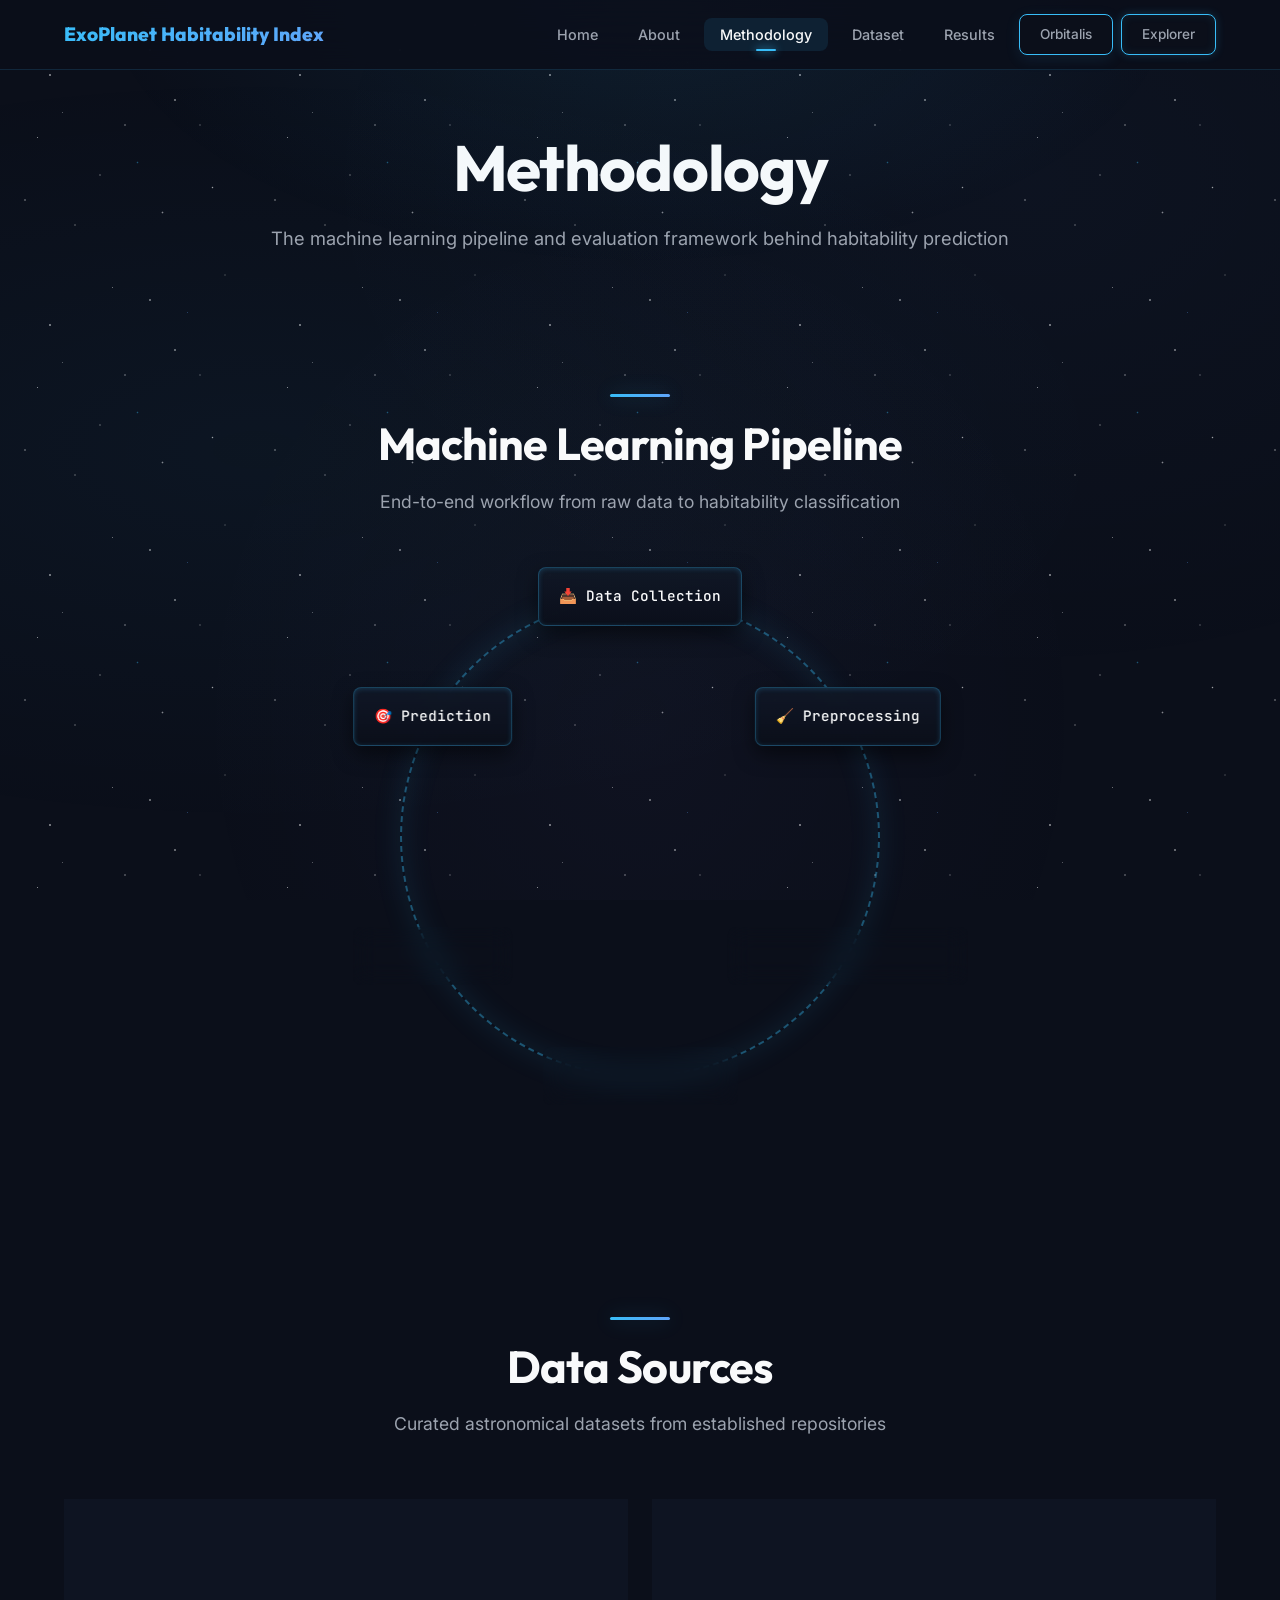
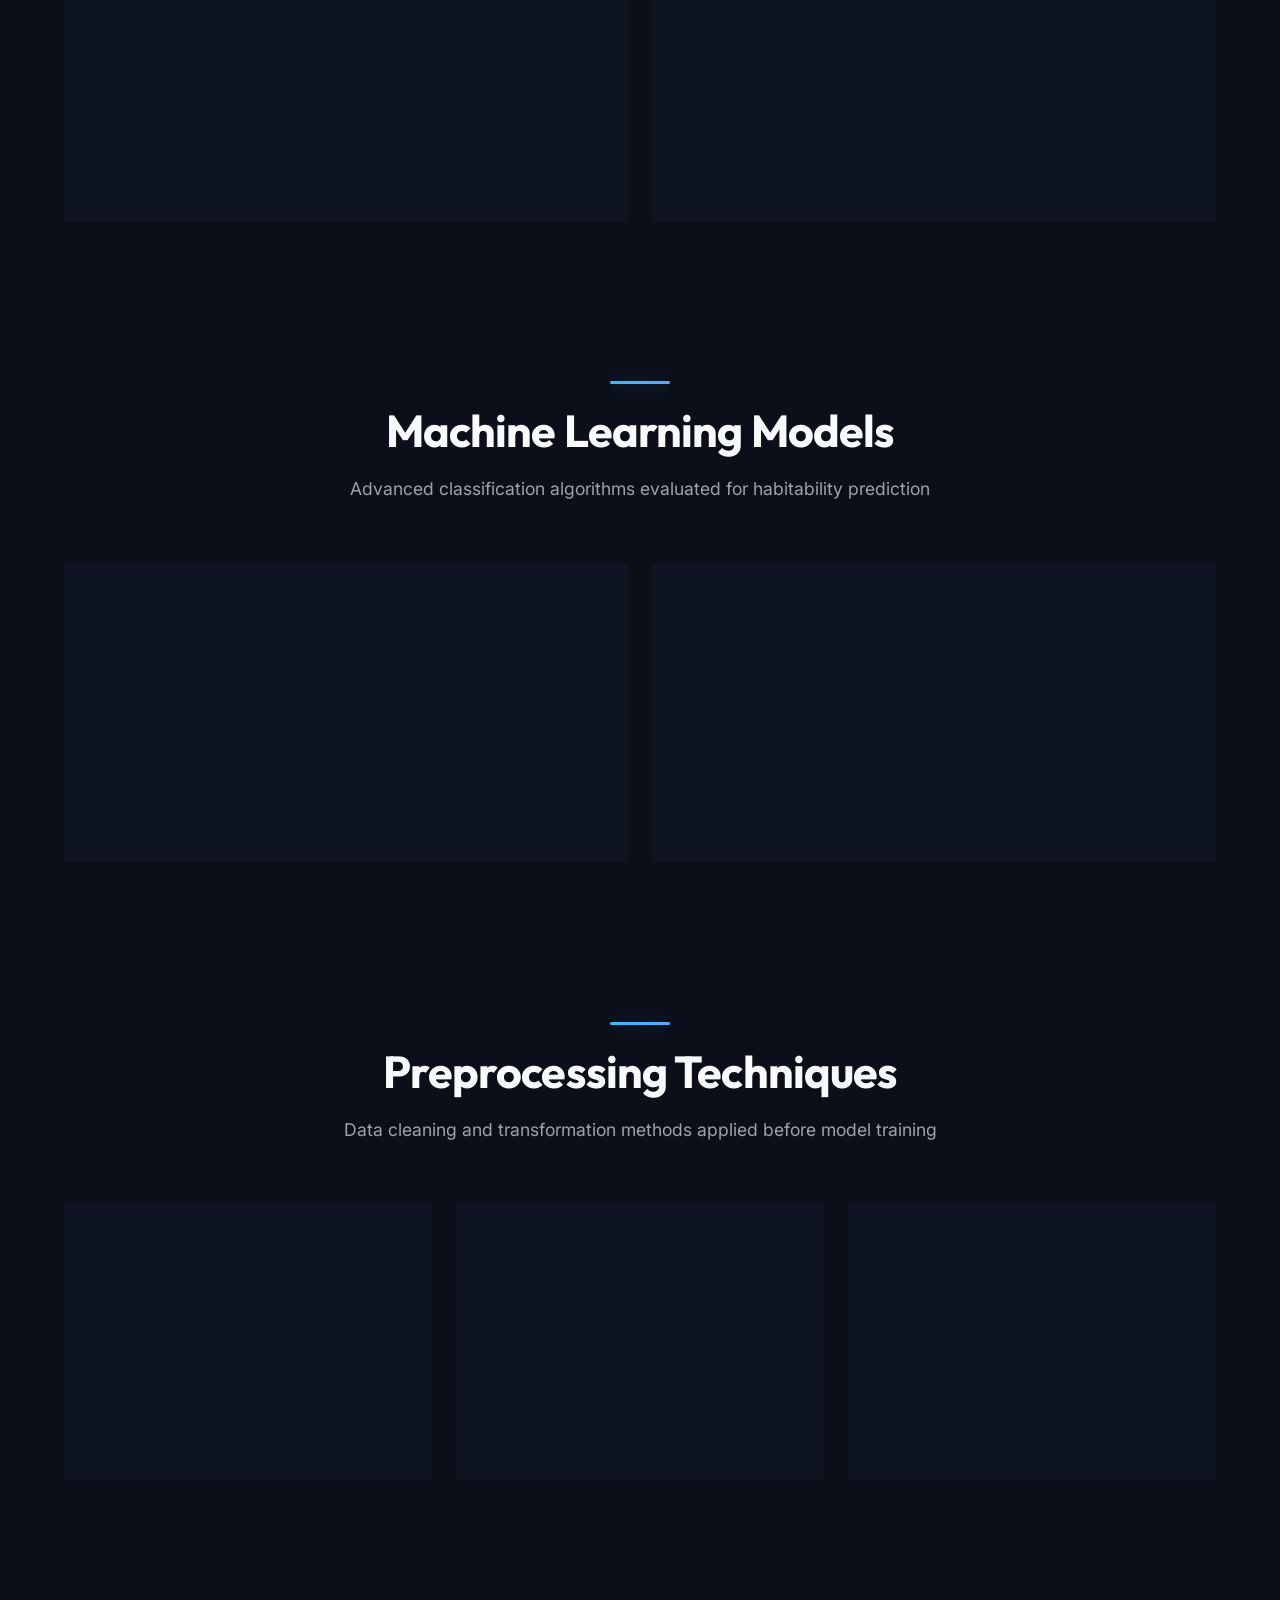
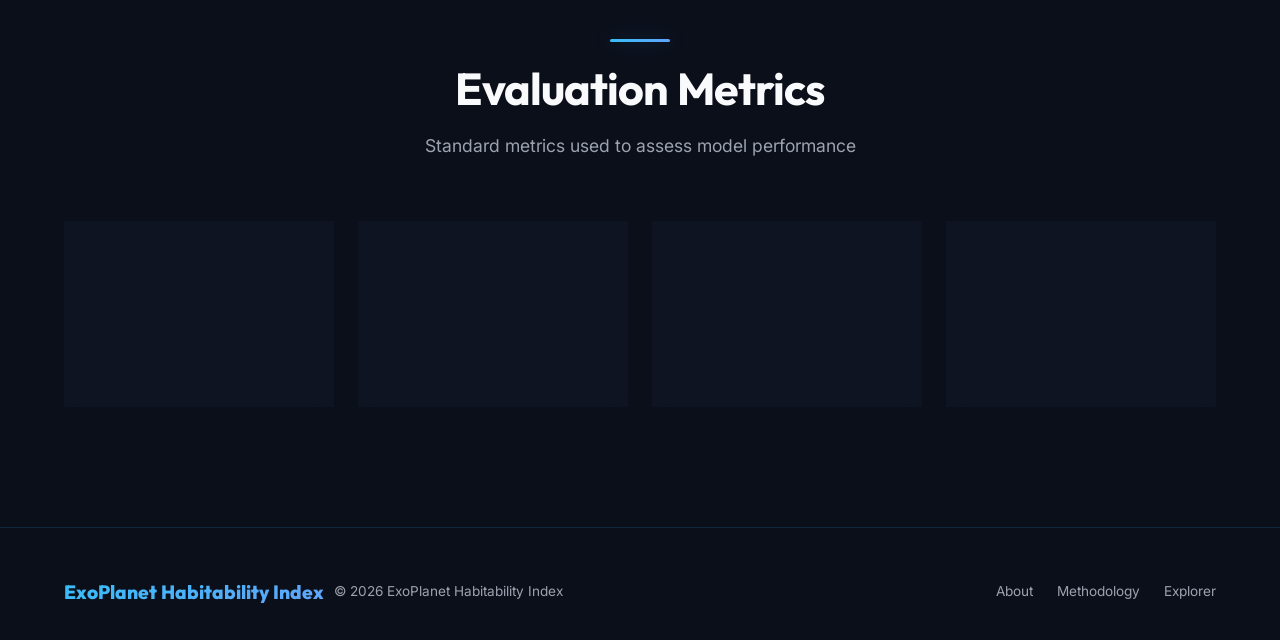
<file: methodology.html>
<!DOCTYPE html>
<html lang="en">

<head>
    <meta charset="UTF-8">
    <meta name="viewport" content="width=device-width, initial-scale=1.0">
    <meta name="description"
        content="Machine learning methodology for exoplanet habitability prediction — models, preprocessing, and evaluation metrics.">
    <title>Methodology — ExoPlanet Habitability Index</title>
    <link rel="stylesheet" href="css/style.css">
</head>

<body>

    <!-- Navigation -->
    <nav class="navbar" id="navbar">
        <div class="nav-container">
            <a href="index.html" class="nav-logo">
                <!-- No logo-icon here -->
                <span>ExoPlanet Habitability Index</span>
            </a>
            <ul class="nav-links" id="navLinks">
                <li><a href="index.html">Home</a></li>
                <li><a href="about.html">About</a></li>
                <li><a href="methodology.html" class="active">Methodology</a></li>
                <li><a href="dataset.html">Dataset</a></li>
                <li><a href="results.html">Results</a></li>
                <li><a href="orbitalis.html" class="btn btn-orbitalis" style="padding:8px 20px; font-size:0.85rem;">Orbitalis</a></li>
                <li><a href="explorer.html" class="btn btn-primary"
                        style="padding:8px 20px; font-size:0.85rem;">Explorer</a></li>
            </ul>
            <button class="nav-toggle" id="navToggle" aria-label="Toggle navigation">
                <span></span><span></span><span></span>
            </button>
        </div>
    </nav>

    <!-- Page Header -->
    <div class="page-header">
        <div class="container">
            <!-- Removed research approach badge -->
            <h1>Methodology</h1>
            <p>The machine learning pipeline and evaluation framework behind habitability prediction</p>
        </div>
    </div>

    <!-- ML Pipeline -->
    <section>
        <div class="container">
            <div class="section-header reveal">
                <div class="accent-line"></div>
                <h2>Machine Learning Pipeline</h2>
                <p>End-to-end workflow from raw data to habitability classification</p>
            </div>
            <div class="pipeline-container reveal">
                <div class="pipeline-circle"></div>
                <div class="pipeline-step step-1">📥 Data Collection</div>
                <div class="pipeline-step step-2">🧹 Preprocessing</div>
                <div class="pipeline-step step-3">🔧 Data Transformation</div>
                <div class="pipeline-step step-4">🤖 Model Training</div>
                <div class="pipeline-step step-5">📊 Evaluation</div>
                <div class="pipeline-step step-6">🎯 Prediction</div>
            </div>
        </div>
    </section>

    <!-- Data Sources -->
    <section>
        <div class="container">
            <div class="section-header reveal">
                <div class="accent-line"></div>
                <h2>Data Sources</h2>
                <p>Curated astronomical datasets from established repositories</p>
            </div>
            <div class="grid-2">
                <div class="card reveal">
                    <div class="card-icon">🏛️</div>
                    <h3><a href="https://exoplanetarchive.ipac.caltech.edu/" target="_blank">NASA Exoplanet Archive</a></h3>
                    <p>The primary source of confirmed exoplanet data, maintained by the NASA Exoplanet Science
                        Institute. Contains confirmed planet parameters, stellar properties, and observational metadata
                        for thousands of systems.</p>
                    <div class="badge badge-green" style="margin-top:16px;">Primary Source</div>
                </div>
                <div class="card reveal">
                    <div class="card-icon">📦</div>
                    <h3><a href="https://www.kaggle.com/datasets?search=exoplanet" target="_blank">Kaggle Exoplanet Datasets</a></h3>
                    <p>Curated datasets optimized for machine learning research. Contains preprocessed features,
                        habitability labels, and balanced training sets suitable for classification model development.
                    </p>
                    <div class="badge badge-cyan" style="margin-top:16px;">ML-Ready Data</div>
                </div>
            </div>
        </div>
    </section>

    <!-- ML Models -->
    <section>
        <div class="container">
            <div class="section-header reveal">
                <div class="accent-line"></div>
                <h2>Machine Learning Models</h2>
                <p>Advanced classification algorithms evaluated for habitability prediction</p>
            </div>
            <div class="grid-2">
                <div class="card reveal">
                    <div class="card-icon">🌳</div>
                    <h3>Random Forest</h3>
                    <p>Ensemble of decision trees that reduces overfitting through bagging. Provides robust predictions
                        and built-in feature importance ranking.</p>
                    <div class="badge badge-amber" style="margin-top:16px;">Ensemble</div>
                </div>
                <div class="card reveal">
                    <div class="card-icon">⚡</div>
                    <h3>XGBoost</h3>
                    <p>Gradient boosted trees optimized for speed and performance. Achieves state-of-the-art results
                        through iterative error correction and regularization.</p>
                    <div class="badge badge-purple" style="margin-top:16px;">Advanced</div>
                </div>
            </div>
        </div>
    </section>

    <!-- Preprocessing -->
    <section>
        <div class="container">
            <div class="section-header reveal">
                <div class="accent-line"></div>
                <h2>Preprocessing Techniques</h2>
                <p>Data cleaning and transformation methods applied before model training</p>
            </div>
            <div class="grid-3">
                <div class="card reveal">
                    <div class="card-icon">⚖️</div>
                    <h3>Feature Scaling</h3>
                    <p>StandardScaler normalization ensures all features contribute equally to model training regardless
                        of their original magnitude or unit of measurement.</p>
                </div>
                <div class="card reveal">
                    <div class="card-icon">🔧</div>
                    <h3>Missing Value Handling</h3>
                    <p>Imputation strategies replace missing values using statistical measures (mean/median) or
                        model-based predictions to preserve dataset integrity.</p>
                </div>
                <div class="card reveal">
                    <div class="card-icon">⚖️</div>
                    <h3>Class Imbalance</h3>
                    <p>SMOTE oversampling and class weighting techniques address the natural imbalance between habitable
                        and non-habitable planet classifications.</p>
                </div>
            </div>
        </div>
    </section>

    <!-- Evaluation Metrics -->
    <section>
        <div class="container">
            <div class="section-header reveal">
                <div class="accent-line"></div>
                <h2>Evaluation Metrics</h2>
                <p>Standard metrics used to assess model performance</p>
            </div>
            <div class="grid-4">
                <div class="card reveal" style="text-align:center;">
                    <h3 style="color:var(--accent-cyan); font-size:2rem; margin-bottom:8px;">Accuracy</h3>
                    <p style="margin:0 auto;">Ratio of correctly classified planets to total predictions</p>
                </div>
                <div class="card reveal" style="text-align:center;">
                    <h3 style="color:var(--success-green); font-size:2rem; margin-bottom:8px;">Precision</h3>
                    <p style="margin:0 auto;">How many predicted habitable planets are truly habitable</p>
                </div>
                <div class="card reveal" style="text-align:center;">
                    <h3 style="color:var(--warning-amber); font-size:2rem; margin-bottom:8px;">Recall</h3>
                    <p style="margin:0 auto;">How many actual habitable planets were correctly identified</p>
                </div>
                <div class="card reveal" style="text-align:center;">
                    <h3 style="color:var(--purple-accent); font-size:2rem; margin-bottom:8px;">F1 Score</h3>
                    <p style="margin:0 auto;">Harmonic mean of precision and recall for balanced evaluation</p>
                </div>
            </div>
        </div>
    </section>

    <!-- Footer -->
    <footer class="footer">
        <div class="container">
            <div class="footer-content">
                <div class="footer-left">
                    <span class="footer-logo">ExoPlanet Habitability Index</span>
                    <span class="footer-text">© 2026 ExoPlanet Habitability Index</span>
                </div>
                <div class="footer-links">
                    <a href="about.html">About</a>
                    <a href="methodology.html">Methodology</a>
                    <a href="explorer.html">Explorer</a>
                </div>
            </div>
        </div>
    </footer>

    <script src="js/script.js"></script>
</body>

</html>
</file>
<file: css/style.css>
/* ==========================================
   EPHI — Exoplanet Habitability Index
   Design System & Global Styles
   ========================================== */

/* ---- Google Fonts ---- */
@import url('https://fonts.googleapis.com/css2?family=Inter:wght@300;400;500;600;700;800;900&family=Outfit:wght@300;400;500;600;700;800;900&family=JetBrains+Mono:wght@400;500;700&display=swap');

/* ---- CSS Custom Properties ---- */
:root {
  /* Colors */
  --space-black: #0b0f1a;
  --deep-blue: #111827;
  --accent-cyan: #38bdf8;
  --highlight-blue: #60a5fa;
  --text-white: #f9fafb;
  --text-muted: #9ca3af;
  --card-bg: rgba(17, 24, 39, 0.7);
  --card-border: rgba(56, 189, 248, 0.15);
  --card-hover-border: rgba(56, 189, 248, 0.4);
  --glass-bg: rgba(11, 15, 26, 0.85);
  --success-green: #34d399;
  --warning-amber: #fbbf24;
  --danger-red: #f87171;
  --purple-accent: #a78bfa;

  /* Typography */
  --font-heading: 'Outfit', sans-serif;
  --font-body: 'Inter', sans-serif;
  --font-mono: 'JetBrains Mono', monospace;

  /* Spacing */
  --nav-height: 70px;
  --section-padding: 80px 0;
  --container-width: 1200px;

  /* Transitions */
  --transition-fast: 0.2s ease;
  --transition-smooth: 0.4s cubic-bezier(0.4, 0, 0.2, 1);
  --transition-slow: 0.8s cubic-bezier(0.4, 0, 0.2, 1);

  /* Shadows */
  --glow-cyan: 0 0 20px rgba(56, 189, 248, 0.3);
  --glow-blue: 0 0 30px rgba(96, 165, 250, 0.2);
  --shadow-card: 0 8px 32px rgba(0, 0, 0, 0.4);
}

/* ---- Reset ---- */
*, *::before, *::after {
  margin: 0;
  padding: 0;
  box-sizing: border-box;
}

html {
  scroll-behavior: smooth;
  font-size: 16px;
}

body {
  font-family: var(--font-body);
  background: var(--space-black);
  color: var(--text-white);
  line-height: 1.7;
  overflow-x: hidden;
  min-height: 100vh;
}

/* ---- Starfield Background ---- */
body::before {
  content: '';
  position: fixed;
  inset: 0;
  background:
    radial-gradient(1.5px 1.5px at 20% 30%, rgba(255,255,255,0.8), transparent),
    radial-gradient(1px 1px at 40% 70%, rgba(255,255,255,0.6), transparent),
    radial-gradient(1.5px 1.5px at 60% 20%, rgba(255,255,255,0.7), transparent),
    radial-gradient(1px 1px at 80% 50%, rgba(255,255,255,0.5), transparent),
    radial-gradient(1.2px 1.2px at 10% 80%, rgba(255,255,255,0.6), transparent),
    radial-gradient(1px 1px at 90% 10%, rgba(255,255,255,0.4), transparent),
    radial-gradient(1.3px 1.3px at 50% 50%, rgba(255,255,255,0.5), transparent),
    radial-gradient(1px 1px at 30% 90%, rgba(255,255,255,0.6), transparent),
    radial-gradient(1.5px 1.5px at 70% 40%, rgba(255,255,255,0.7), transparent),
    radial-gradient(1px 1px at 15% 55%, rgba(255,255,255,0.5), transparent),
    radial-gradient(1.2px 1.2px at 85% 75%, rgba(255,255,255,0.6), transparent),
    radial-gradient(1px 1px at 45% 15%, rgba(255,255,255,0.4), transparent),
    radial-gradient(1.4px 1.4px at 65% 85%, rgba(255,255,255,0.5), transparent),
    radial-gradient(1px 1px at 25% 45%, rgba(255,255,255,0.3), transparent),
    radial-gradient(1.3px 1.3px at 55% 65%, rgba(56, 189, 248, 0.4), transparent),
    radial-gradient(1px 1px at 75% 25%, rgba(96, 165, 250, 0.3), transparent);
  background-size: 250px 250px;
  animation: starDrift 120s linear infinite;
  z-index: -2;
  pointer-events: none;
}

body::after {
  content: '';
  position: fixed;
  inset: 0;
  background:
    radial-gradient(ellipse at 20% 50%, rgba(56, 189, 248, 0.04), transparent 60%),
    radial-gradient(ellipse at 80% 20%, rgba(96, 165, 250, 0.03), transparent 50%),
    radial-gradient(ellipse at 50% 80%, rgba(167, 139, 250, 0.03), transparent 50%);
  z-index: -1;
  pointer-events: none;
}

@keyframes starDrift {
  from { transform: translateY(0); }
  to { transform: translateY(-250px); }
}

/* ---- Typography ---- */
h1, h2, h3, h4, h5, h6 {
  font-family: var(--font-heading);
  font-weight: 700;
  line-height: 1.2;
  letter-spacing: -0.02em;
}

h1 { font-size: clamp(2.5rem, 5vw, 4rem); }
h2 { font-size: clamp(1.8rem, 3.5vw, 2.8rem); }
h3 { font-size: clamp(1.3rem, 2.5vw, 1.8rem); }
h4 { font-size: 1.2rem; }

p {
  color: var(--text-muted);
  max-width: 70ch;
}

a {
  color: var(--accent-cyan);
  text-decoration: none;
  transition: var(--transition-fast);
}

a:hover {
  color: var(--highlight-blue);
  text-shadow: 0 0 8px rgba(56, 189, 248, 0.5);
}

/* ---- Container ---- */
.container {
  max-width: var(--container-width);
  margin: 0 auto;
  padding: 0 24px;
}

/* ---- Navigation ---- */
.navbar {
  position: fixed;
  top: 0;
  left: 0;
  right: 0;
  height: var(--nav-height);
  background: var(--glass-bg);
  backdrop-filter: blur(20px);
  -webkit-backdrop-filter: blur(20px);
  border-bottom: 1px solid var(--card-border);
  z-index: 1000;
  display: flex;
  align-items: center;
  transition: var(--transition-smooth);
}

.navbar.scrolled {
  background: rgba(11, 15, 26, 0.95);
  box-shadow: 0 4px 30px rgba(0, 0, 0, 0.5);
}

.nav-container {
  max-width: var(--container-width);
  margin: 0 auto;
  padding: 0 24px;
  width: 100%;
  display: flex;
  align-items: center;
  justify-content: space-between;
}

.nav-logo {
  display: flex;
  align-items: center;
  gap: 10px;
  font-family: var(--font-heading);
  font-weight: 800;
  font-size: 1.2rem;
  color: var(--text-white);
  text-decoration: none;
}

.nav-logo .logo-icon {
  width: 36px;
  height: 36px;
  border-radius: 50%;
  background: linear-gradient(135deg, var(--accent-cyan), var(--purple-accent));
  display: flex;
  align-items: center;
  justify-content: center;
  font-size: 1rem;
  box-shadow: var(--glow-cyan);
}

.nav-logo span {
  background: linear-gradient(135deg, var(--accent-cyan), var(--highlight-blue));
  -webkit-background-clip: text;
  -webkit-text-fill-color: transparent;
  background-clip: text;
}

.nav-links {
  display: flex;
  align-items: center;
  gap: 8px;
  list-style: none;
}

.nav-links a {
  padding: 8px 16px;
  border-radius: 8px;
  color: var(--text-muted);
  font-weight: 500;
  font-size: 0.9rem;
  transition: var(--transition-fast);
  position: relative;
}

.nav-links a:hover,
.nav-links a.active {
  color: var(--text-white);
  background: rgba(56, 189, 248, 0.1);
  text-shadow: none;
}

.nav-links a.active::after {
  content: '';
  position: absolute;
  bottom: 0;
  left: 50%;
  transform: translateX(-50%);
  width: 20px;
  height: 2px;
  background: var(--accent-cyan);
  border-radius: 1px;
  box-shadow: 0 0 8px var(--accent-cyan);
}

/* Mobile Menu Toggle */
.nav-toggle {
  display: none;
  flex-direction: column;
  gap: 5px;
  cursor: pointer;
  padding: 5px;
  background: none;
  border: none;
}

.nav-toggle span {
  width: 25px;
  height: 2px;
  background: var(--text-white);
  border-radius: 2px;
  transition: var(--transition-fast);
}

/* ---- Sections ---- */
section {
  padding: var(--section-padding);
}

.section-header {
  text-align: center;
  margin-bottom: 60px;
}

.section-header h2 {
  margin-bottom: 16px;
}

.section-header .accent-line {
  width: 60px;
  height: 3px;
  background: linear-gradient(90deg, var(--accent-cyan), var(--highlight-blue));
  border-radius: 2px;
  margin: 0 auto 20px;
  box-shadow: var(--glow-cyan);
}

.section-header p {
  margin: 0 auto;
  font-size: 1.1rem;
}

/* ---- Cards ---- */
.card {
  background: var(--card-bg);
  border: 1px solid var(--card-border);
  border-radius: 16px;
  padding: 32px;
  backdrop-filter: blur(10px);
  -webkit-backdrop-filter: blur(10px);
  transition: var(--transition-smooth);
  position: relative;
  overflow: hidden;
}

.card::before {
  content: '';
  position: absolute;
  top: 0;
  left: 0;
  right: 0;
  height: 1px;
  background: linear-gradient(90deg, transparent, var(--accent-cyan), transparent);
  opacity: 0;
  transition: var(--transition-smooth);
}

.card:hover {
  border-color: var(--card-hover-border);
  transform: translateY(-4px);
  box-shadow: var(--shadow-card), var(--glow-blue);
}

.card:hover::before {
  opacity: 1;
}

.card-icon {
  width: 56px;
  height: 56px;
  border-radius: 12px;
  background: linear-gradient(135deg, rgba(56, 189, 248, 0.15), rgba(96, 165, 250, 0.1));
  display: flex;
  align-items: center;
  justify-content: center;
  font-size: 1.5rem;
  margin-bottom: 20px;
  border: 1px solid rgba(56, 189, 248, 0.2);
}

.card h3 {
  margin-bottom: 12px;
  font-size: 1.2rem;
}

.card p {
  font-size: 0.95rem;
  line-height: 1.6;
}

/* ---- Grid Layouts ---- */
.grid-2 {
  display: grid;
  grid-template-columns: repeat(2, 1fr);
  gap: 24px;
}

.grid-3 {
  display: grid;
  grid-template-columns: repeat(3, 1fr);
  gap: 24px;
}

.grid-4 {
  display: grid;
  grid-template-columns: repeat(4, 1fr);
  gap: 24px;
}

/* ---- Buttons ---- */
.btn {
  display: inline-flex;
  align-items: center;
  gap: 8px;
  padding: 14px 32px;
  border-radius: 12px;
  font-family: var(--font-body);
  font-weight: 600;
  font-size: 1rem;
  cursor: pointer;
  border: none;
  transition: var(--transition-smooth);
  text-decoration: none;
}

.btn-primary {
  background: var(--space-black);
  color: var(--accent-cyan);
  border: 1px solid var(--accent-cyan);
  box-shadow: 0 0 10px rgba(56, 189, 248, 0.2), inset 0 0 10px rgba(56, 189, 248, 0.1);
}

.btn-primary:hover {
  transform: translateY(-2px);
  box-shadow: 0 0 20px rgba(56, 189, 248, 0.4), inset 0 0 15px rgba(56, 189, 248, 0.2);
  color: var(--highlight-blue);
  background: var(--space-black);
  border-color: var(--highlight-blue);
  text-shadow: 0 0 8px rgba(56, 189, 248, 0.5);
}

.btn-orbitalis {
  background: var(--space-black);
  color: var(--accent-cyan);
  border: 1px solid var(--accent-cyan);
  box-shadow: 0 4px 15px rgba(56, 189, 248, 0.1);
}

.btn-orbitalis:hover {
  transform: translateY(-2px);
  box-shadow: 0 8px 25px rgba(56, 189, 248, 0.3);
  color: var(--highlight-blue);
  border-color: var(--highlight-blue);
}

.btn-secondary {
  background: transparent;
  color: var(--accent-cyan);
  border: 1px solid var(--accent-cyan);
}

.btn-secondary:hover {
  background: rgba(56, 189, 248, 0.1);
  transform: translateY(-2px);
  color: var(--accent-cyan);
  text-shadow: none;
}

/* ---- Tags / Badges ---- */
.badge {
  display: inline-flex;
  align-items: center;
  gap: 6px;
  padding: 4px 12px;
  border-radius: 20px;
  font-size: 0.8rem;
  font-weight: 600;
  letter-spacing: 0.03em;
}

.badge-cyan {
  background: rgba(56, 189, 248, 0.15);
  color: var(--accent-cyan);
  border: 1px solid rgba(56, 189, 248, 0.3);
}

.badge-green {
  background: rgba(52, 211, 153, 0.15);
  color: var(--success-green);
  border: 1px solid rgba(52, 211, 153, 0.3);
}

.badge-amber {
  background: rgba(251, 191, 36, 0.15);
  color: var(--warning-amber);
  border: 1px solid rgba(251, 191, 36, 0.3);
}

.badge-red {
  background: rgba(248, 113, 113, 0.15);
  color: var(--danger-red);
  border: 1px solid rgba(248, 113, 113, 0.3);
}

.badge-purple {
  background: rgba(167, 139, 250, 0.15);
  color: var(--purple-accent);
  border: 1px solid rgba(167, 139, 250, 0.3);
}

/* ---- Hero Section ---- */
.hero {
  min-height: 100vh;
  display: flex;
  align-items: center;
  padding-top: var(--nav-height);
  position: relative;
}

.hero-content {
  display: grid;
  grid-template-columns: 1fr 1fr;
  gap: 60px;
  align-items: center;
}

.hero-text {
  z-index: 1;
}

.hero-text .badge {
  margin-bottom: 20px;
}

.hero-text h1 {
  margin-bottom: 20px;
}

.hero-text h1 .gradient-text {
  background: linear-gradient(135deg, var(--accent-cyan), var(--highlight-blue), var(--purple-accent));
  -webkit-background-clip: text;
  -webkit-text-fill-color: transparent;
  background-clip: text;
}

.hero-text p {
  font-size: 1.15rem;
  margin-bottom: 32px;
}

.hero-buttons {
  display: flex;
  gap: 16px;
  flex-wrap: wrap;
}

/* ---- Rotating Planet ---- */
.hero-planet {
  display: flex;
  align-items: center;
  justify-content: center;
  position: relative;
}

.planet-wrapper {
  position: relative;
  width: 380px;
  height: 380px;
}

.planet {
  width: 100%;
  height: 100%;
  border-radius: 50%;
  overflow: hidden;
  position: relative;
  box-shadow:
    inset -30px -30px 60px rgba(0, 0, 0, 0.6),
    0 0 60px rgba(56, 189, 248, 0.15),
    0 0 120px rgba(56, 189, 248, 0.08);
  animation: planetFloat 6s ease-in-out infinite;
}

.planet img {
  width: 200%;
  height: 100%;
  object-fit: cover;
  animation: planetRotate 30s linear infinite;
}

.planet-glow {
  position: absolute;
  inset: -20px;
  border-radius: 50%;
  background: radial-gradient(circle, rgba(56, 189, 248, 0.1), transparent 70%);
  animation: pulseGlow 4s ease-in-out infinite;
}

.planet-ring {
  position: absolute;
  top: 50%;
  left: 50%;
  transform: translate(-50%, -50%) rotateX(75deg);
  width: 500px;
  height: 500px;
  border-radius: 50%;
  border: 2px solid rgba(56, 189, 248, 0.15);
  box-shadow: 0 0 15px rgba(56, 189, 248, 0.1);
  animation: ringRotate 20s linear infinite;
}

@keyframes planetRotate {
  from { transform: translateX(0); }
  to { transform: translateX(-50%); }
}

@keyframes planetFloat {
  0%, 100% { transform: translateY(0); }
  50% { transform: translateY(-15px); }
}

@keyframes pulseGlow {
  0%, 100% { opacity: 0.5; transform: scale(1); }
  50% { opacity: 1; transform: scale(1.05); }
}

@keyframes ringRotate {
  from { transform: translate(-50%, -50%) rotateX(75deg) rotateZ(0deg); }
  to { transform: translate(-50%, -50%) rotateX(75deg) rotateZ(360deg); }
}

/* ---- Stats Bar ---- */
.stats-bar {
  display: grid;
  grid-template-columns: repeat(4, 1fr);
  gap: 24px;
  margin-top: 40px;
}

.stat-item {
  text-align: center;
  padding: 24px;
  background: var(--card-bg);
  border: 1px solid var(--card-border);
  border-radius: 12px;
  backdrop-filter: blur(10px);
}

.stat-number {
  font-family: var(--font-heading);
  font-size: 2rem;
  font-weight: 800;
  background: linear-gradient(135deg, var(--accent-cyan), var(--highlight-blue));
  -webkit-background-clip: text;
  -webkit-text-fill-color: transparent;
  background-clip: text;
}

.stat-label {
  color: var(--text-muted);
  font-size: 0.85rem;
  margin-top: 4px;
}

/* ---- Feature Highlights ---- */
.features-grid {
  display: grid;
  grid-template-columns: repeat(3, 1fr);
  gap: 24px;
  margin-top: 60px;
}

/* ---- Page Header (inner pages) ---- */
.page-header {
  padding: calc(var(--nav-height) + 60px) 0 60px;
  text-align: center;
  position: relative;
  overflow: hidden;
}

.page-header::before {
  content: '';
  position: absolute;
  top: 0;
  left: 0;
  right: 0;
  bottom: 0;
  background: radial-gradient(ellipse at center top, rgba(56, 189, 248, 0.08), transparent 60%);
  pointer-events: none;
}

.page-header h1 {
  margin-bottom: 16px;
}

.page-header p {
  margin: 0 auto;
  font-size: 1.15rem;
}

/* ---- Content Sections ---- */
.content-block {
  margin-bottom: 60px;
}

.content-block h2 {
  margin-bottom: 24px;
}

.content-block h3 {
  margin-bottom: 16px;
  color: var(--accent-cyan);
}

.content-block p {
  margin-bottom: 16px;
}

.content-block ul {
  list-style: none;
  padding: 0;
}

.content-block ul li {
  padding: 8px 0 8px 28px;
  position: relative;
  color: var(--text-muted);
}

.content-block ul li::before {
  content: '→';
  position: absolute;
  left: 0;
  color: var(--accent-cyan);
  font-weight: 700;
}

/* ---- Charts Section (Results) ---- */
.chart-container {
  background: var(--card-bg);
  border: 1px solid var(--card-border);
  border-radius: 16px;
  padding: 32px;
  backdrop-filter: blur(10px);
  margin-bottom: 32px;
}

.chart-container h3 {
  margin-bottom: 24px;
  font-size: 1.1rem;
  color: var(--text-white);
}

.chart-container canvas {
  max-height: 400px;
}

/* ---- Explorer Form ---- */
.explorer-form {
  background: var(--card-bg);
  border: 1px solid var(--card-border);
  border-radius: 20px;
  padding: 40px;
  backdrop-filter: blur(10px);
}

.form-grid {
  display: grid;
  grid-template-columns: repeat(2, 1fr);
  gap: 24px;
  margin-bottom: 32px;
}

.form-group {
  display: flex;
  flex-direction: column;
  gap: 8px;
}

.form-group label {
  font-weight: 600;
  font-size: 0.9rem;
  color: var(--text-white);
  display: flex;
  align-items: center;
  gap: 8px;
}

.form-group label .label-icon {
  font-size: 1.1rem;
}

.form-group input {
  padding: 14px 18px;
  border-radius: 10px;
  border: 1px solid var(--card-border);
  background: rgba(11, 15, 26, 0.6);
  color: var(--text-white);
  font-family: var(--font-mono);
  font-size: 1rem;
  transition: var(--transition-fast);
  outline: none;
}

.form-group input:focus {
  border-color: var(--accent-cyan);
  box-shadow: 0 0 0 3px rgba(56, 189, 248, 0.15);
}

.form-group input::placeholder {
  color: var(--text-muted);
  opacity: 0.6;
}

.form-group .input-hint {
  font-size: 0.8rem;
  color: var(--text-muted);
  opacity: 0.7;
}

/* ---- Results Panel ---- */
.result-panel {
  background: var(--card-bg);
  border: 1px solid var(--card-border);
  border-radius: 20px;
  padding: 40px;
  backdrop-filter: blur(10px);
  text-align: center;
  display: none;
}

.result-panel.visible {
  display: block;
  animation: fadeSlideUp 0.5s ease-out;
}

.result-score {
  font-family: var(--font-heading);
  font-size: 4rem;
  font-weight: 900;
  margin: 20px 0 10px;
}

.result-score.habitable {
  background: linear-gradient(135deg, var(--success-green), #6ee7b7);
  -webkit-background-clip: text;
  -webkit-text-fill-color: transparent;
  background-clip: text;
}

.result-score.potentially {
  background: linear-gradient(135deg, var(--warning-amber), #fde68a);
  -webkit-background-clip: text;
  -webkit-text-fill-color: transparent;
  background-clip: text;
}

.result-score.non-habitable {
  background: linear-gradient(135deg, var(--danger-red), #fca5a5);
  -webkit-background-clip: text;
  -webkit-text-fill-color: transparent;
  background-clip: text;
}

.result-classification {
  font-family: var(--font-heading);
  font-size: 1.5rem;
  font-weight: 700;
  margin-bottom: 8px;
}

.result-confidence {
  color: var(--text-muted);
  font-size: 0.95rem;
}

.result-details {
  margin-top: 30px;
  padding-top: 24px;
  border-top: 1px solid var(--card-border);
  display: grid;
  grid-template-columns: repeat(2, 1fr);
  gap: 16px;
  text-align: left;
}

.result-detail-item {
  padding: 16px;
  background: rgba(11, 15, 26, 0.5);
  border-radius: 10px;
  border: 1px solid rgba(56, 189, 248, 0.1);
}

.result-detail-item .detail-label {
  font-size: 0.8rem;
  color: var(--text-muted);
  margin-bottom: 4px;
}

.result-detail-item .detail-value {
  font-family: var(--font-mono);
  font-weight: 600;
  color: var(--accent-cyan);
}

/* ---- Disclaimer ---- */
.disclaimer {
  margin-top: 32px;
  padding: 20px;
  background: rgba(251, 191, 36, 0.08);
  border: 1px solid rgba(251, 191, 36, 0.2);
  border-radius: 12px;
  font-size: 0.9rem;
  color: var(--warning-amber);
  display: flex;
  align-items: flex-start;
  gap: 12px;
}

.disclaimer-icon {
  font-size: 1.3rem;
  flex-shrink: 0;
}

/* ---- Table ---- */
.data-table {
  width: 100%;
  border-collapse: collapse;
  margin: 24px 0;
}

.data-table th,
.data-table td {
  padding: 14px 18px;
  text-align: left;
  border-bottom: 1px solid var(--card-border);
}

.data-table th {
  font-weight: 600;
  color: var(--accent-cyan);
  font-size: 0.85rem;
  text-transform: uppercase;
  letter-spacing: 0.05em;
}

.data-table td {
  color: var(--text-muted);
  font-size: 0.95rem;
}

.data-table tr:hover td {
  color: var(--text-white);
  background: rgba(56, 189, 248, 0.03);
}

/* ---- ML Pipeline Visual (Circular Form) ---- */
.pipeline-container {
  position: relative;
  width: 480px;
  height: 480px;
  margin: 80px auto;
  display: flex;
  justify-content: center;
  align-items: center;
}

.pipeline-circle {
  position: absolute;
  width: 100%;
  height: 100%;
  border-radius: 50%;
  border: 2px dashed rgba(56, 189, 248, 0.4);
  animation: spinSlow 30s linear infinite;
  box-shadow: 0 0 30px rgba(56, 189, 248, 0.1), inset 0 0 30px rgba(56, 189, 248, 0.1);
}

@keyframes spinSlow {
  0% { transform: rotate(0deg); }
  100% { transform: rotate(360deg); }
}

.pipeline-step {
  position: absolute;
  z-index: 5;
  padding: 16px 20px;
  background: linear-gradient(180deg, rgba(17, 24, 39, 0.95), rgba(11, 15, 26, 0.98));
  border: 1px solid rgba(56, 189, 248, 0.3);
  border-radius: 8px;
  font-family: var(--font-mono);
  font-weight: 500;
  font-size: 0.9rem;
  color: var(--text-white);
  text-align: center;
  min-width: 150px;
  backdrop-filter: blur(12px);
  box-shadow: 0 8px 20px rgba(0, 0, 0, 0.5), inset 0 1px 5px rgba(56, 189, 248, 0.2);
  
  /* Circular Layout transform math */
  transform-origin: center center;
  transform: rotate(var(--rot)) translate(240px) rotate(calc(-1 * var(--rot)));
  transition: all 0.3s cubic-bezier(0.175, 0.885, 0.32, 1.275);
}

.pipeline-step:hover {
  border-color: var(--highlight-blue);
  color: var(--accent-cyan);
  box-shadow: 0 10px 30px rgba(56, 189, 248, 0.4), inset 0 2px 10px rgba(56, 189, 248, 0.3);
  transform: rotate(var(--rot)) translate(240px) rotate(calc(-1 * var(--rot))) scale(1.1);
  z-index: 10;
}

/* Angles for 6 steps = 360/6 = 60d intervals Starting from top */
.step-1 { --rot: -90deg; }
.step-2 { --rot: -30deg; }
.step-3 { --rot: 30deg; }
.step-4 { --rot: 90deg; }
.step-5 { --rot: 150deg; }
.step-6 { --rot: 210deg; }

/* ---- Footer ---- */
.footer {
  padding: 48px 0 32px;
  border-top: 1px solid var(--card-border);
  margin-top: 40px;
}

.footer-content {
  display: flex;
  justify-content: space-between;
  align-items: center;
  flex-wrap: wrap;
  gap: 20px;
}

.footer-left {
  display: flex;
  align-items: center;
  gap: 10px;
}

.footer-logo {
  font-family: var(--font-heading);
  font-weight: 800;
  font-size: 1.2rem;
  background: linear-gradient(135deg, var(--accent-cyan), var(--highlight-blue));
  -webkit-background-clip: text;
  -webkit-text-fill-color: transparent;
  background-clip: text;
}

.footer-text {
  color: var(--text-muted);
  font-size: 0.85rem;
}

.footer-links {
  display: flex;
  gap: 24px;
}

.footer-links a {
  color: var(--text-muted);
  font-size: 0.85rem;
}

.footer-links a:hover {
  color: var(--accent-cyan);
}

/* ---- Candidates Table ---- */
.candidates-table-container {
  overflow-x: auto;
  border: 1px solid var(--card-border);
  border-radius: 12px;
  background: var(--glass-bg);
  backdrop-filter: blur(10px);
  margin-top: 30px;
}

.candidates-table {
  width: 100%;
  border-collapse: collapse;
  text-align: left;
}

.candidates-table th, 
.candidates-table td {
  padding: 16px 20px;
  border-bottom: 1px solid var(--card-border);
}

.candidates-table th {
  background: rgba(56, 189, 248, 0.05);
  font-family: var(--font-heading);
  font-size: 0.9rem;
  font-weight: 600;
  text-transform: uppercase;
  letter-spacing: 0.05em;
  color: var(--text-white);
}

.candidates-table tr:last-child td {
  border-bottom: none;
}

.candidates-table tr:hover {
  background: rgba(56, 189, 248, 0.03);
}

.hab-score {
  color: var(--accent-cyan);
  font-weight: 700;
  text-shadow: 0 0 10px rgba(56, 189, 248, 0.3);
}

/* ---- Animations ---- */
@keyframes fadeSlideUp {
  from {
    opacity: 0;
    transform: translateY(20px);
  }
  to {
    opacity: 1;
    transform: translateY(0);
  }
}

.reveal {
  opacity: 0;
  transform: translateY(30px);
  transition: opacity 0.6s ease-out, transform 0.6s ease-out;
}

.reveal.visible {
  opacity: 1;
  transform: translateY(0);
}

/* ---- Responsive ---- */
@media (max-width: 1024px) {
  .grid-3 { grid-template-columns: repeat(2, 1fr); }
  .grid-4 { grid-template-columns: repeat(2, 1fr); }
  .hero-content { grid-template-columns: 1fr; text-align: center; }
  .hero-text p { margin-left: auto; margin-right: auto; }
  .hero-buttons { justify-content: center; }
  .hero-planet { order: -1; }
  .planet-wrapper { width: 280px; height: 280px; }
  .planet-ring { width: 380px; height: 380px; }
  .stats-bar { grid-template-columns: repeat(2, 1fr); }
  .features-grid { grid-template-columns: repeat(2, 1fr); }
}

@media (max-width: 768px) {
  .nav-links { 
    display: none;
    position: fixed;
    top: var(--nav-height);
    left: 0;
    right: 0;
    background: var(--glass-bg);
    backdrop-filter: blur(20px);
    flex-direction: column;
    padding: 20px;
    border-bottom: 1px solid var(--card-border);
  }
  .nav-links.open { display: flex; }
  .nav-toggle { display: flex; }

  .grid-2, .grid-3, .grid-4 { grid-template-columns: 1fr; }
  .form-grid { grid-template-columns: 1fr; }
  .result-details { grid-template-columns: 1fr; }
  .stats-bar { grid-template-columns: 1fr; }
  .features-grid { grid-template-columns: 1fr; }
  
  .pipeline-container {
    width: 320px;
    height: 320px;
    margin: 60px auto;
  }
  .pipeline-step {
    padding: 10px 14px;
    min-width: 120px;
    font-size: 0.8rem;
    transform: rotate(var(--rot)) translate(160px) rotate(calc(-1 * var(--rot)));
  }
  .pipeline-step:hover {
    transform: rotate(var(--rot)) translate(160px) rotate(calc(-1 * var(--rot))) scale(1.1);
  }
  .pipeline-center-logo {
     font-size: 1.2rem;
     padding: 16px;
  }

  .footer-content { flex-direction: column; text-align: center; }
  .footer-links { justify-content: center; }

  section { padding: 60px 0; }
  .page-header { padding: calc(var(--nav-height) + 40px) 0 40px; }
}

@media (max-width: 480px) {
  .planet-wrapper { width: 220px; height: 220px; }
  .planet-ring { width: 300px; height: 300px; }
  .hero-buttons { flex-direction: column; align-items: center; }
  
  .pipeline-container {
    width: 240px;
    height: 240px;
    margin: 40px auto;
  }
  .pipeline-step {
    padding: 8px 10px;
    min-width: 100px;
    font-size: 0.7rem;
    transform: rotate(var(--rot)) translate(120px) rotate(calc(-1 * var(--rot)));
  }
  .pipeline-step:hover {
    transform: rotate(var(--rot)) translate(120px) rotate(calc(-1 * var(--rot))) scale(1.1);
  }
  .pipeline-center-logo {
     font-size: 1rem;
     padding: 12px;
  }
}
</file>
